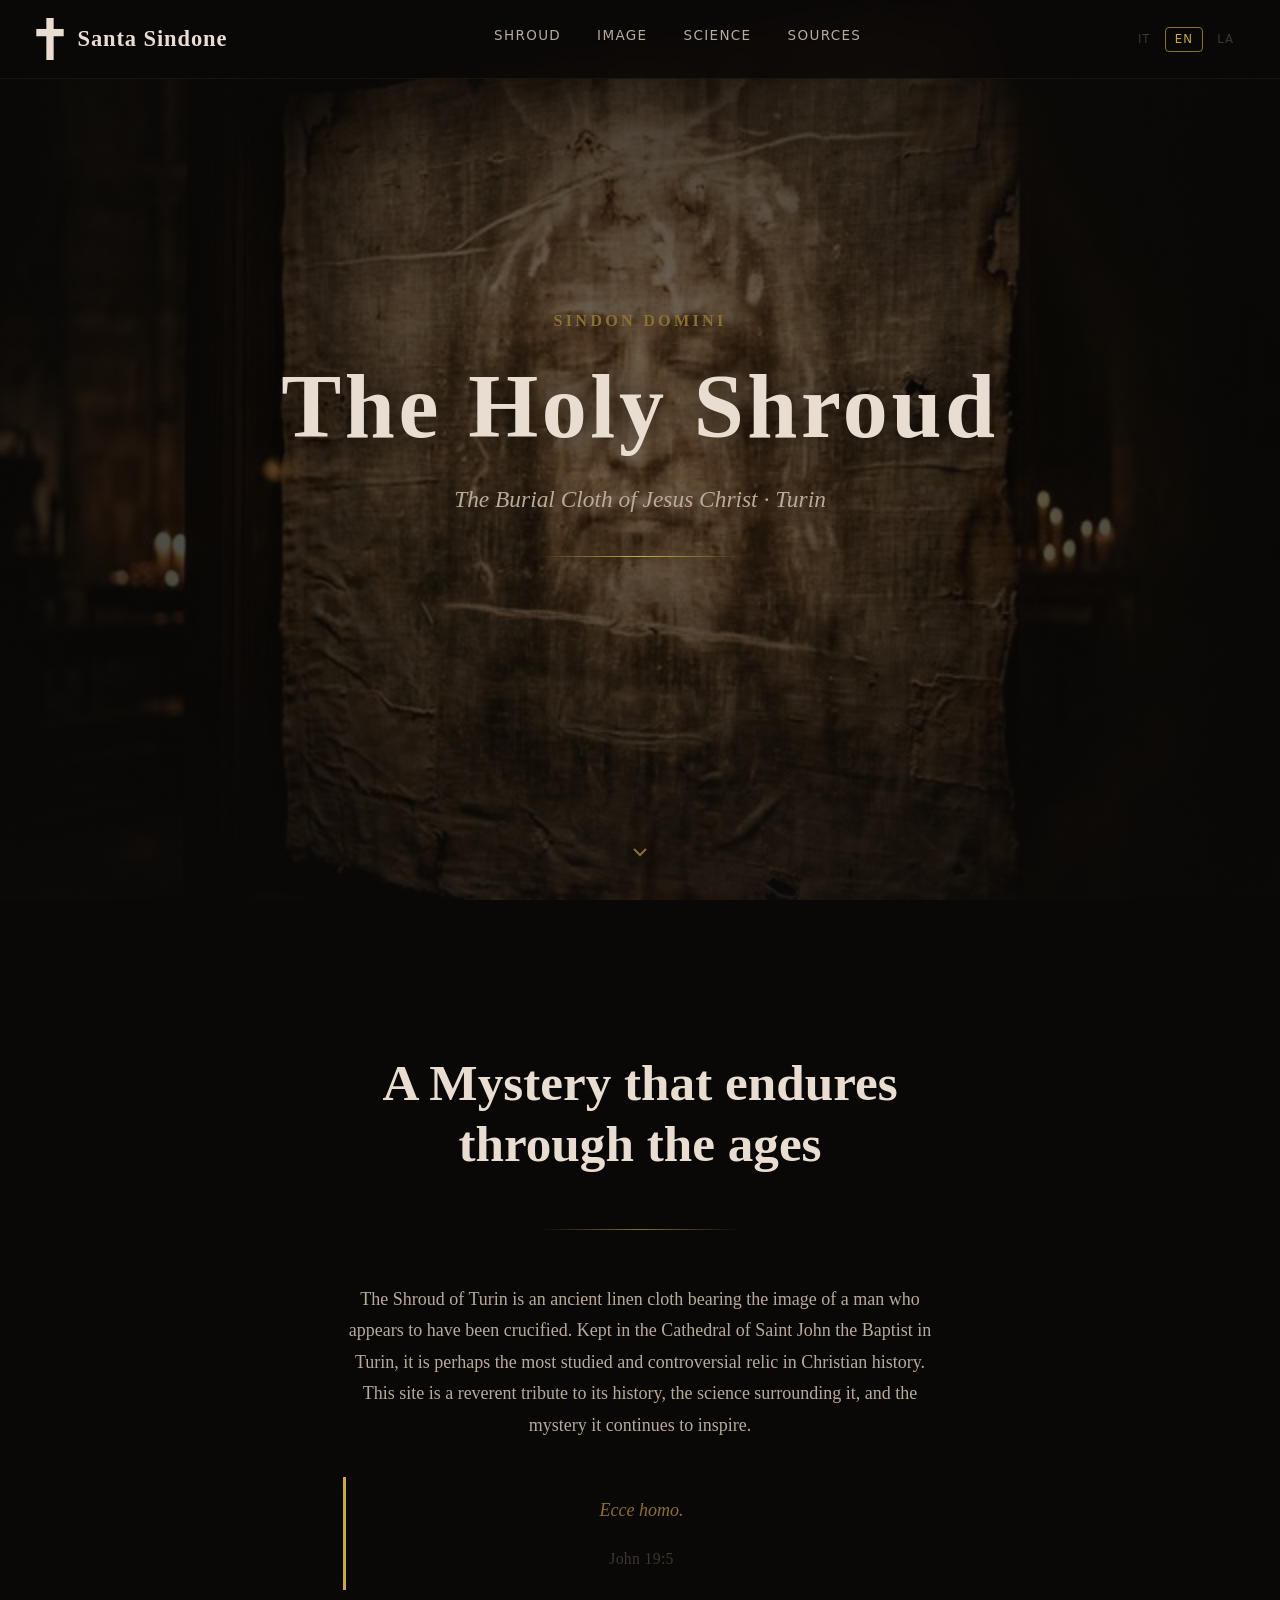
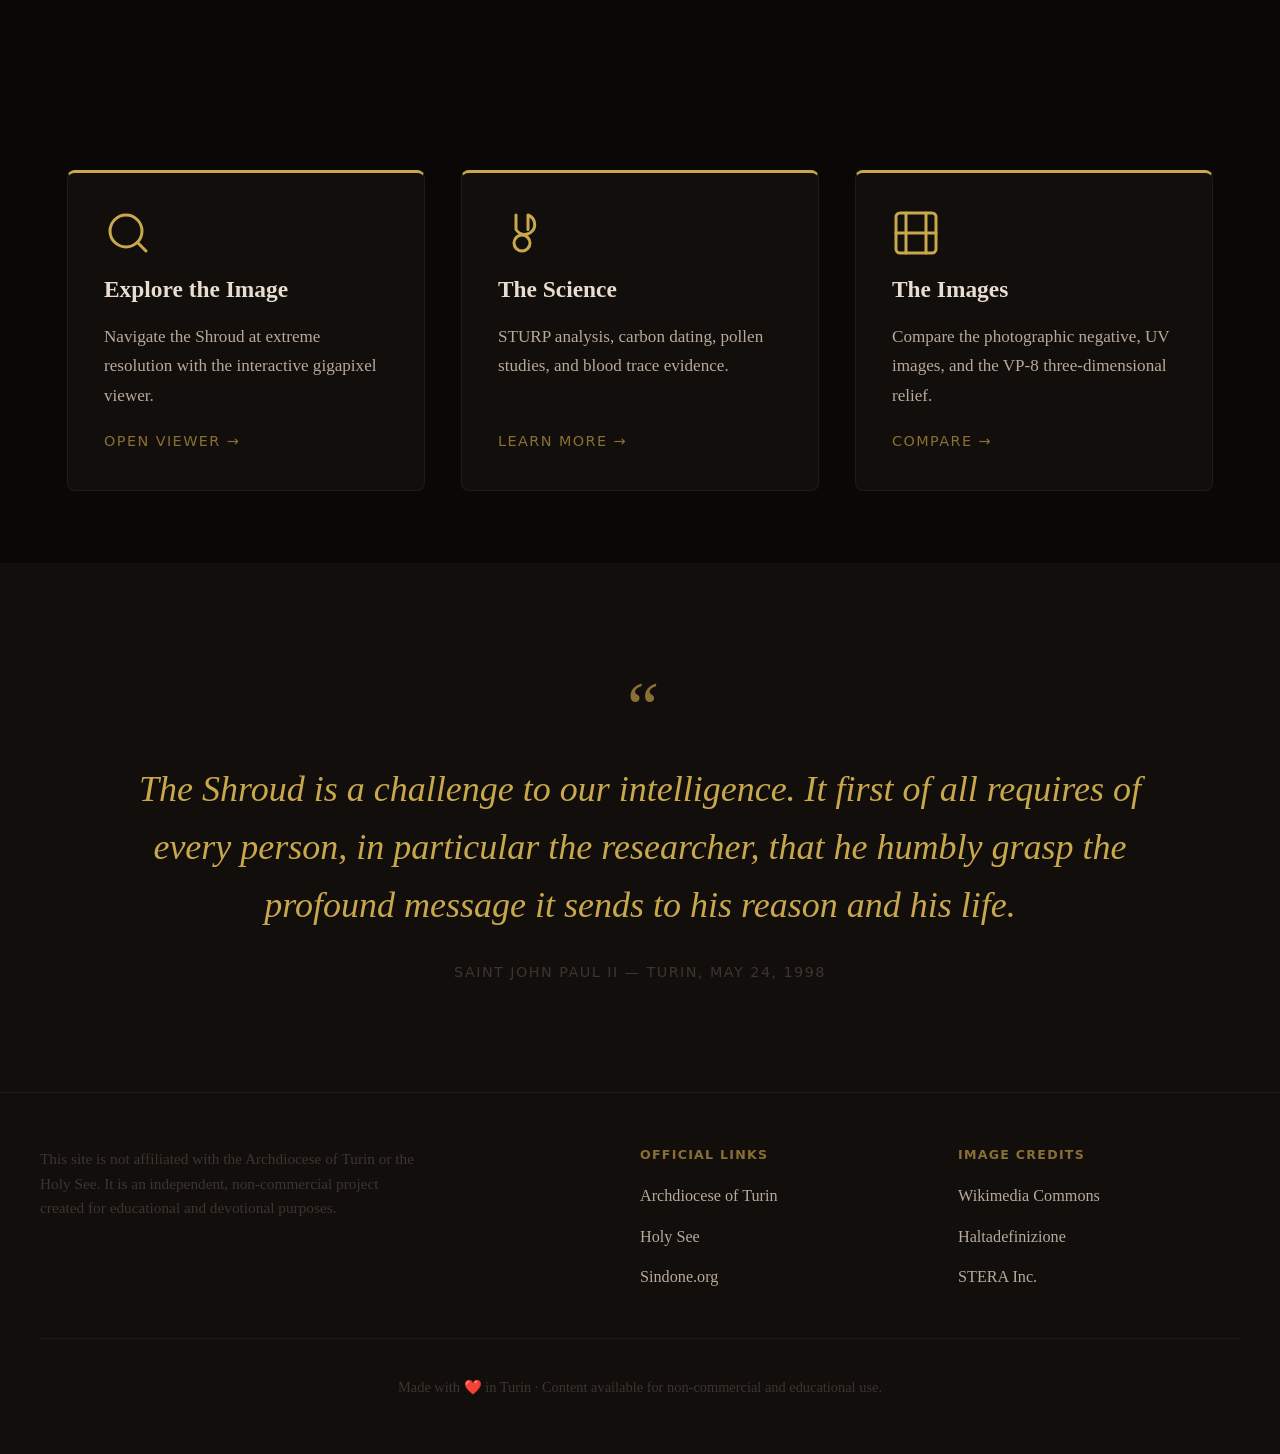
<file: index.html>
<!DOCTYPE html>
<html lang="it">
<head>
  <meta charset="UTF-8">
  <meta name="viewport" content="width=device-width, initial-scale=1.0">
  <title>La Santa Sindone — Il Telo funebre di Gesù Cristo · Torino</title>

  <!-- SEO -->
  <meta name="description" content="La Santa Sindone di Torino: esplora l'immagine ad altissima risoluzione, la storia, la scienza e il mistero del telo funebre di Gesù Cristo.">
  <link rel="canonical" href="https://shinichizero.github.io/holyshroud/">
  <link rel="alternate" hreflang="it" href="https://shinichizero.github.io/holyshroud/">
  <link rel="alternate" hreflang="en" href="https://shinichizero.github.io/holyshroud/">

  <!-- Open Graph -->
  <meta property="og:type" content="website">
  <meta property="og:title" content="La Santa Sindone — Torino">
  <meta property="og:description" content="Esplora l'immagine ad altissima risoluzione, la storia e la scienza del telo funebre di Gesù Cristo.">
  <meta property="og:image" content="https://shinichizero.github.io/holyshroud/assets/images/og-image.jpg">
  <meta property="og:url" content="https://shinichizero.github.io/holyshroud/">
  <meta property="og:locale" content="it_IT">
  <meta property="og:locale:alternate" content="en_US">

  <!-- Favicon -->
  <link rel="icon" type="image/svg+xml" href="./assets/icons/favicon.svg">

  <!-- Security Headers -->
  <meta http-equiv="Content-Security-Policy" content="
    default-src 'self';
    script-src 'self' https://cdn.jsdelivr.net;
    style-src 'self' 'unsafe-inline' https://fonts.googleapis.com;
    font-src 'self' https://fonts.gstatic.com;
    img-src 'self' data: blob: https://upload.wikimedia.org;
    connect-src 'self';
    require-trusted-types-for 'script';
    trusted-types shroud-policy;
  ">
  <meta http-equiv="X-Content-Type-Options" content="nosniff">
  <meta http-equiv="X-Frame-Options" content="DENY">
  <meta http-equiv="Referrer-Policy" content="no-referrer">
  <meta http-equiv="Permissions-Policy" content="camera=(), microphone=(), geolocation=()">

  <!-- Preload hero image -->
  <link rel="preload" as="image" href="./assets/images/shroud-preview.jpg">

  <!-- Styles -->
  <link rel="stylesheet" href="./css/tokens.css">
  <link rel="stylesheet" href="./css/base.css">
  <link rel="stylesheet" href="./css/layout.css">
  <link rel="stylesheet" href="./css/components.css">
  <link rel="stylesheet" href="./css/animations.css">
</head>
<body>

  <!-- ═══ NAVIGATION ═══ -->
  <nav class="site-nav" aria-label="Navigazione principale">
    <a href="./index.html" class="nav-logo" aria-label="Santa Sindone — Home">
      <svg viewBox="0 0 30 46" aria-hidden="true">
        <rect x="11" y="0" width="8" height="46" fill="currentColor"/>
        <rect x="0" y="12" width="30" height="8" fill="currentColor"/>
      </svg>
      <span class="nav-logo-text">Santa Sindone</span>
    </a>

    <ul class="nav-links" id="nav-links">
      <li><a href="./about.html" data-i18n="nav.sindone">Sindone</a></li>
      <li><a href="./viewer.html" data-i18n="nav.image">Immagine</a></li>
      <li><a href="./image.html" data-i18n="nav.science">Scienza</a></li>
      <li><a href="./sources.html" data-i18n="nav.sources">Fonti</a></li>
    </ul>

    <div class="lang-switcher" aria-label="Seleziona lingua" data-i18n-aria="nav.langLabel">
      <button class="lang-btn active" data-lang="it" aria-label="Italiano">IT</button>
      <button class="lang-btn" data-lang="en" aria-label="English">EN</button>
      <button class="lang-btn" data-lang="la" aria-label="Latina">LA</button>
    </div>

    <button class="nav-toggle" aria-label="Menu" aria-expanded="false">
      <span></span><span></span><span></span>
    </button>
  </nav>

  <!-- ═══ HERO ═══ -->
  <header class="hero" id="hero">
    <div class="hero-image">
      <img src="./assets/images/shroud-preview.jpg"
           alt="La Santa Sindone di Torino — immagine del telo funebre"
           width="1200" height="800">
      <div class="hero-vignette"></div>
    </div>
    <div class="hero-content">
      <p class="hero-supra" data-i18n="hero.supra">Sindon Domini</p>
      <h1 class="hero-title" data-i18n="hero.title">La Santa Sindone</h1>
      <p class="hero-subtitle" data-i18n="hero.subtitle">Il Telo funebre di Gesù Cristo · Torino</p>
      <hr class="hero-rule">
    </div>
    <div class="scroll-indicator" aria-hidden="true">
      <svg viewBox="0 0 24 24"><polyline points="6 9 12 15 18 9"/></svg>
    </div>
  </header>

  <main class="page-container">

    <!-- ═══ INTRODUCTION ═══ -->
    <section class="section section-narrow section-centered reveal">
      <h2 data-i18n="intro.heading">Un Mistero che perdura nei secoli</h2>
      <hr>
      <p data-i18n="intro.text">
        La Sindone di Torino è un antico telo di lino che porta l'immagine di un uomo che sembra essere stato crocifisso. Custodita nella Cattedrale di San Giovanni Battista a Torino, è forse la reliquia più studiata e controversa della storia cristiana. Questo sito è un omaggio reverente alla sua storia, alla scienza che la circonda e al mistero che continua a suscitare.
      </p>
      <blockquote>
        <span data-i18n="intro.quote">Ecce homo.</span>
        <cite data-i18n="intro.quoteCite">Giovanni 19,5</cite>
      </blockquote>
    </section>

    <!-- ═══ FEATURE CARDS ═══ -->
    <section class="section section-wide reveal">
      <div class="grid grid-3">
        <a href="./viewer.html" class="feature-card" id="card-explore">
          <div class="feature-card-icon">
            <svg viewBox="0 0 24 24"><circle cx="11" cy="11" r="8"/><line x1="21" y1="21" x2="16.65" y2="16.65"/></svg>
          </div>
          <h3 data-i18n="cards.explore.title">Esplora l'Immagine</h3>
          <p data-i18n="cards.explore.text">Naviga nella Sindone ad altissima risoluzione con il visore gigapixel interattivo.</p>
          <span class="card-arrow" data-i18n="cards.explore.action">Apri il visore →</span>
        </a>

        <a href="./about.html" class="feature-card" id="card-science">
          <div class="feature-card-icon">
            <svg viewBox="0 0 24 24"><path d="M9 3v7.19A5 5 0 1 0 15 3V10.19"/><circle cx="12" cy="17" r="4"/></svg>
          </div>
          <h3 data-i18n="cards.science.title">La Scienza</h3>
          <p data-i18n="cards.science.text">Analisi STURP, datazione al carbonio, studi sui pollini e sulle tracce ematiche.</p>
          <span class="card-arrow" data-i18n="cards.science.action">Approfondisci →</span>
        </a>

        <a href="./image.html" class="feature-card" id="card-images">
          <div class="feature-card-icon">
            <svg viewBox="0 0 24 24"><rect x="2" y="2" width="20" height="20" rx="2"/><path d="M7 2v20"/><path d="M17 2v20"/><path d="M2 12h20"/></svg>
          </div>
          <h3 data-i18n="cards.images.title">Le Immagini</h3>
          <p data-i18n="cards.images.text">Confronta il negativo fotografico, le immagini UV e il rilievo tridimensionale VP-8.</p>
          <span class="card-arrow" data-i18n="cards.images.action">Confronta →</span>
        </a>
      </div>
    </section>

    <!-- ═══ FULL-WIDTH QUOTE ═══ -->
    <section class="quote-section reveal">
      <blockquote>
        <span data-i18n="quote.text">La Sindone è una sfida all'intelligenza. Essa richiede innanzitutto l'impegno di ogni uomo, in particolare del ricercatore, a cogliere con umiltà il messaggio profondo inviato alla sua ragione e alla sua vita.</span>
        <cite data-i18n="quote.cite">San Giovanni Paolo II — Torino, 24 maggio 1998</cite>
      </blockquote>
    </section>

  </main>

  <!-- ═══ FOOTER ═══ -->
  <footer class="site-footer">
    <div class="footer-inner">
      <div class="footer-disclaimer">
        <p data-i18n="footer.disclaimer">Questo sito non è affiliato con l'Arcidiocesi di Torino né con la Santa Sede. È un progetto indipendente, non commerciale, realizzato per fini divulgativi e devozionali.</p>
      </div>
      <div class="footer-links">
        <h4 data-i18n="footer.officialLinks">Collegamenti ufficiali</h4>
        <ul>
          <li><a href="https://www.diocesi.torino.it" target="_blank" rel="noopener noreferrer" data-i18n="footer.archdiocese">Arcidiocesi di Torino</a></li>
          <li><a href="https://www.vatican.va" target="_blank" rel="noopener noreferrer" data-i18n="footer.vatican">Santa Sede</a></li>
          <li><a href="https://www.sindone.org" target="_blank" rel="noopener noreferrer" data-i18n="footer.sindone">Sindone.org</a></li>
        </ul>
      </div>
      <div class="footer-links">
        <h4 data-i18n="footer.imageCredits">Crediti immagini</h4>
        <ul>
          <li><a href="./sources.html">Wikimedia Commons</a></li>
          <li><a href="./sources.html">Haltadefinizione</a></li>
          <li><a href="./sources.html">STERA Inc.</a></li>
        </ul>
      </div>
      <div class="footer-bottom">
        <p><span data-i18n="footer.madeWith">Sito realizzato con ❤️ a Torino</span> · <span data-i18n="footer.copyright">Contenuto disponibile per uso non commerciale ed educativo.</span></p>
      </div>
    </div>
  </footer>

  <!-- Scripts -->
  <script src="./js/trustedTypes.js"></script>
  <script src="./js/i18n.js" defer></script>
  <script src="./js/main.js" defer></script>
</body>
</html>
</file>
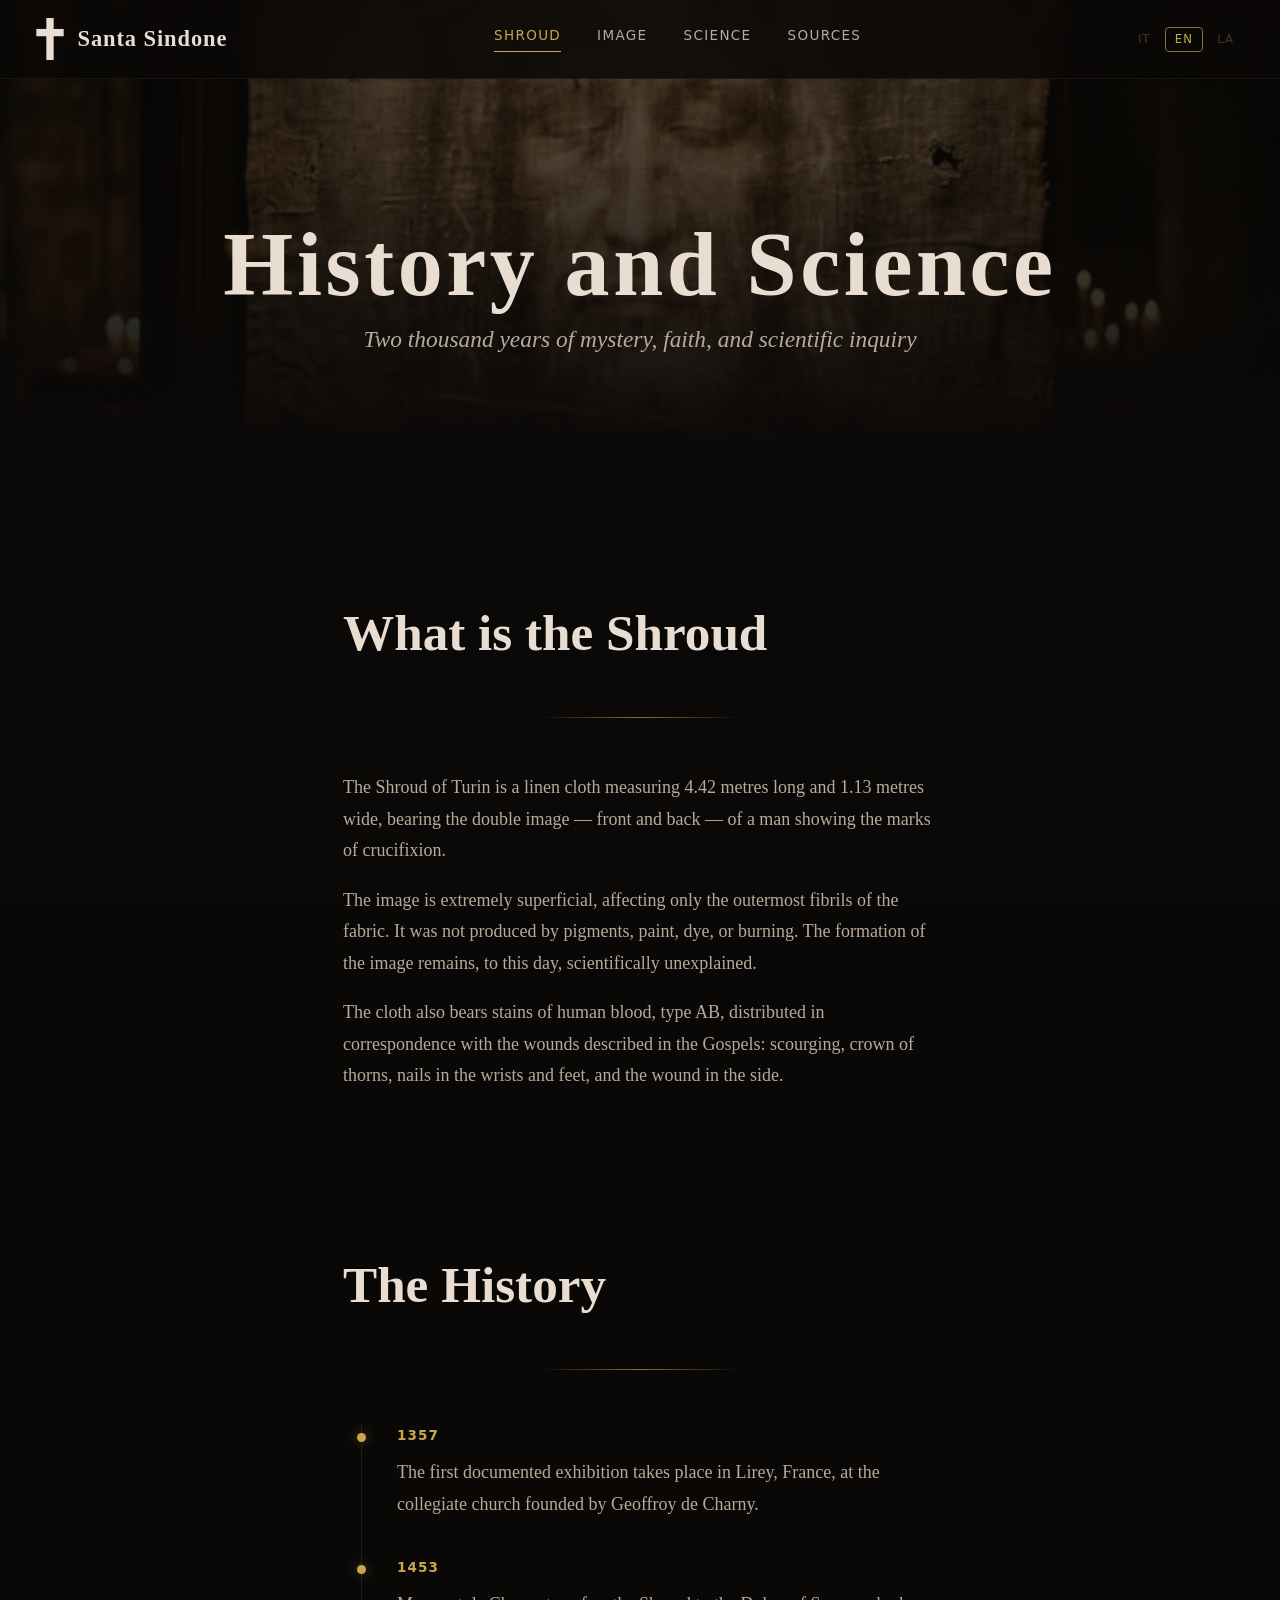
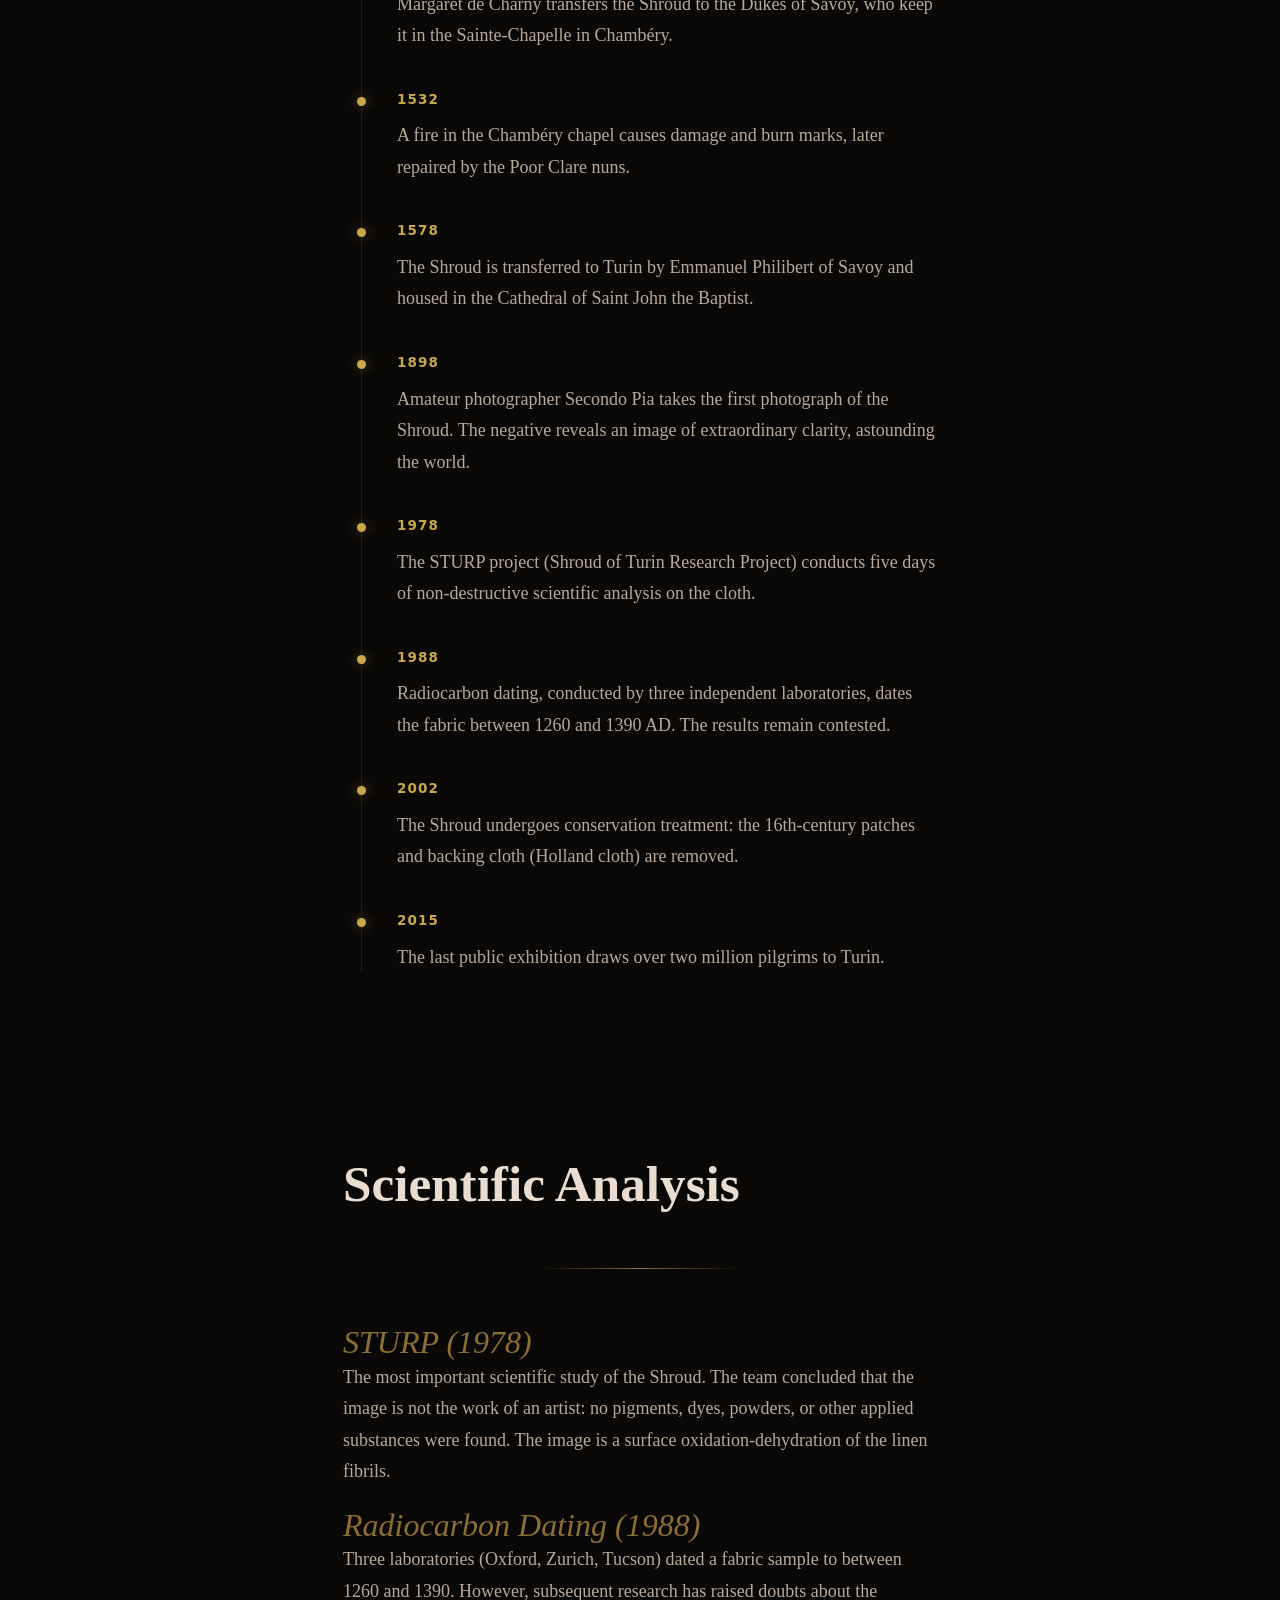
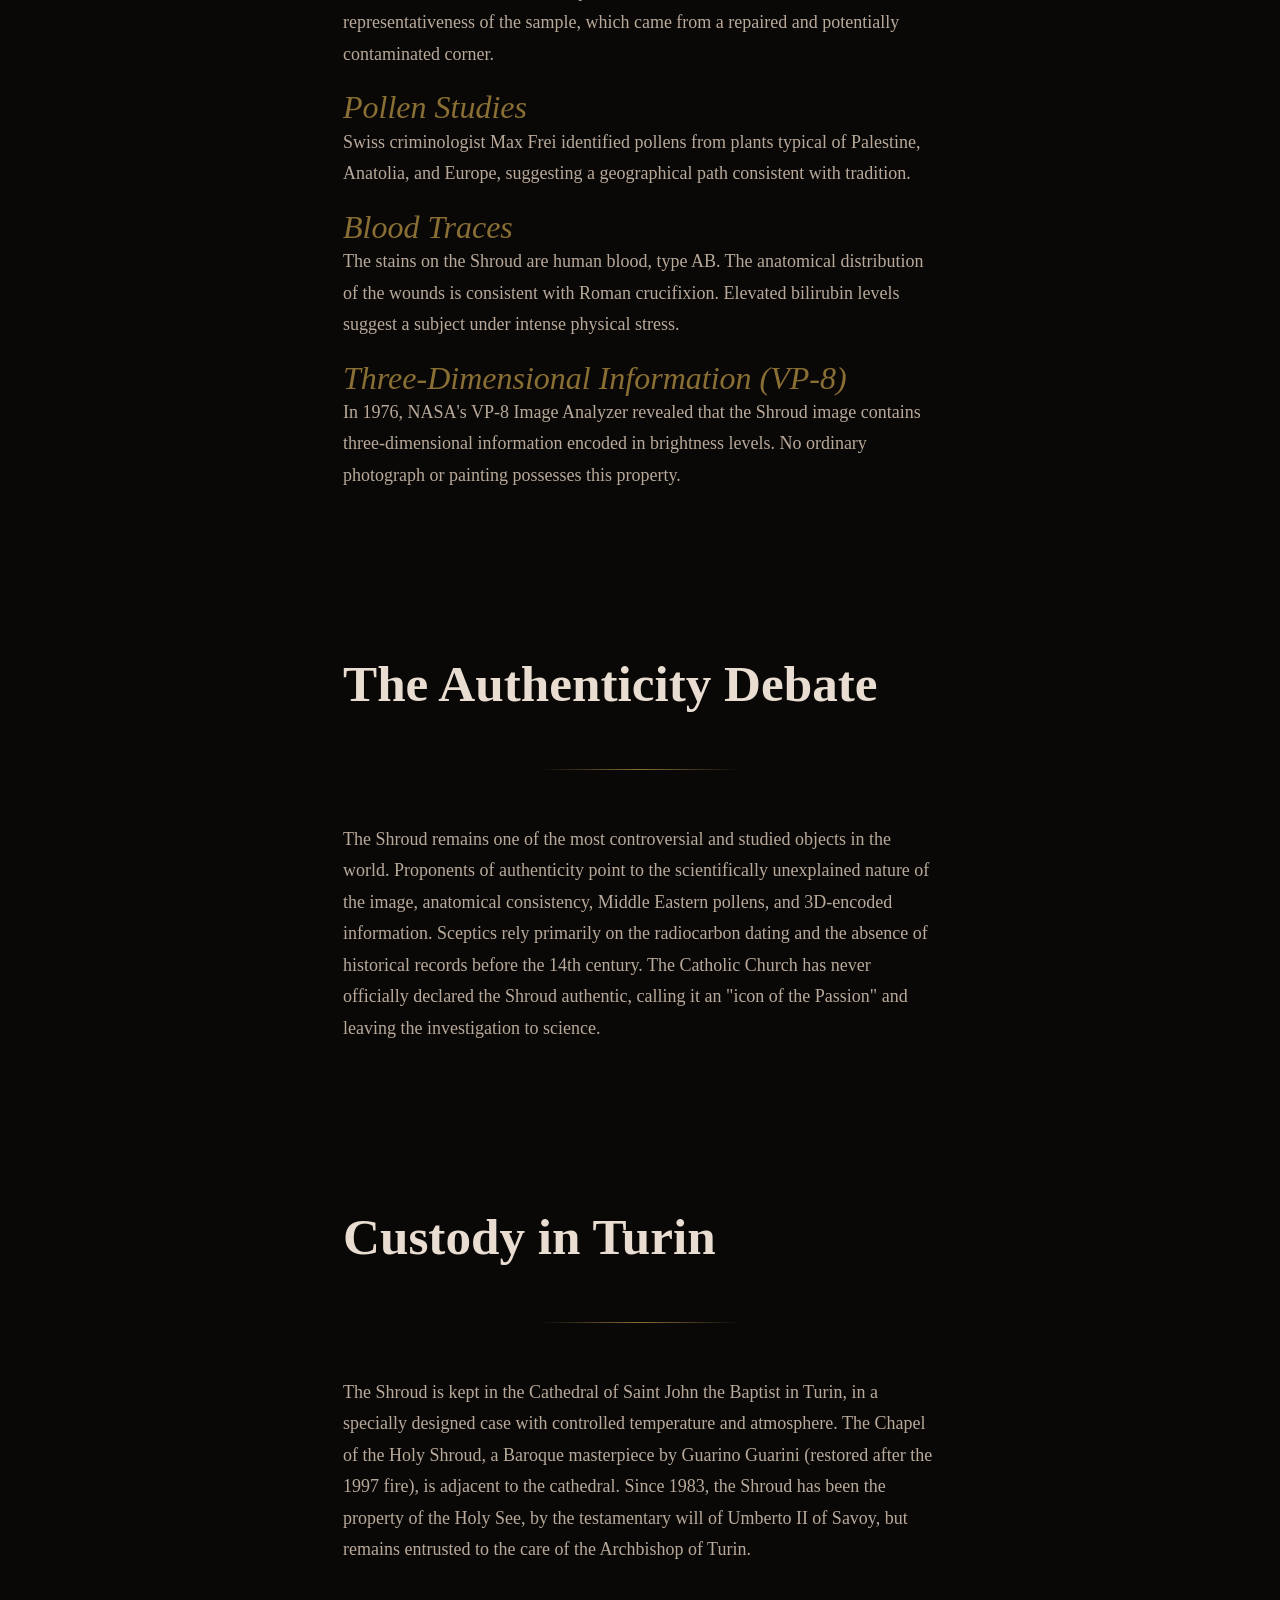
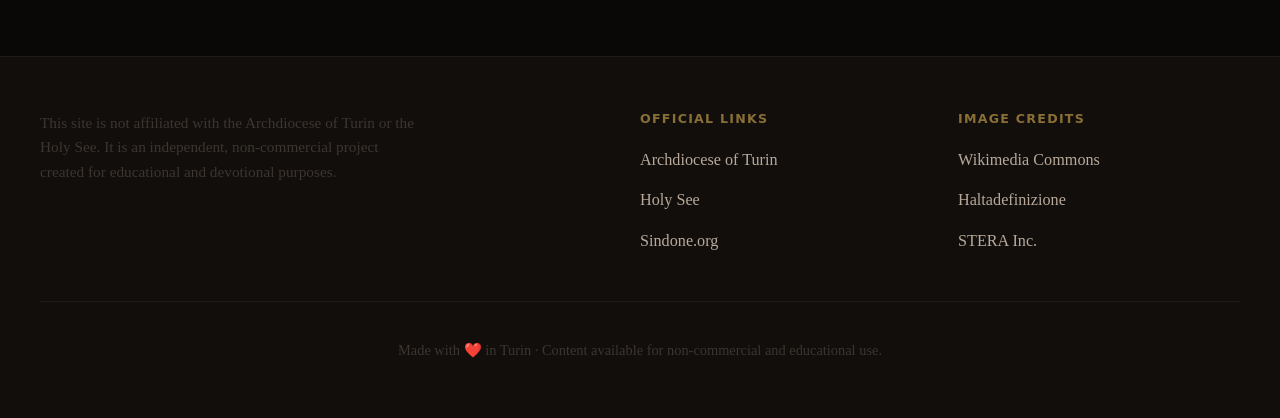
<file: about.html>
<!DOCTYPE html>
<html lang="it">
<head>
  <meta charset="UTF-8">
  <meta name="viewport" content="width=device-width, initial-scale=1.0">
  <title>Storia e Scienza — La Santa Sindone di Torino</title>

  <!-- SEO -->
  <meta name="description" content="La storia della Sindone di Torino dal 1357 ad oggi, le analisi scientifiche STURP, la datazione al radiocarbonio e il dibattito sull'autenticità.">
  <link rel="canonical" href="https://shinichizero.github.io/holyshroud/about.html">
  <link rel="alternate" hreflang="it" href="https://shinichizero.github.io/holyshroud/about.html">
  <link rel="alternate" hreflang="en" href="https://shinichizero.github.io/holyshroud/about.html">

  <!-- Open Graph -->
  <meta property="og:type" content="article">
  <meta property="og:title" content="Storia e Scienza — La Santa Sindone">
  <meta property="og:description" content="Duemila anni di mistero, fede e indagine scientifica sulla Sindone di Torino.">
  <meta property="og:image" content="https://shinichizero.github.io/holyshroud/assets/images/og-image.jpg">
  <meta property="og:url" content="https://shinichizero.github.io/holyshroud/about.html">
  <meta property="og:locale" content="it_IT">

  <!-- Favicon -->
  <link rel="icon" type="image/svg+xml" href="./assets/icons/favicon.svg">

  <!-- Security Headers -->
  <meta http-equiv="Content-Security-Policy" content="
    default-src 'self';
    script-src 'self' https://cdn.jsdelivr.net;
    style-src 'self' 'unsafe-inline' https://fonts.googleapis.com;
    font-src 'self' https://fonts.gstatic.com;
    img-src 'self' data: blob: https://upload.wikimedia.org;
    connect-src 'self';
    require-trusted-types-for 'script';
    trusted-types shroud-policy;
  ">
  <meta http-equiv="X-Content-Type-Options" content="nosniff">
  <meta http-equiv="X-Frame-Options" content="DENY">
  <meta http-equiv="Referrer-Policy" content="no-referrer">
  <meta http-equiv="Permissions-Policy" content="camera=(), microphone=(), geolocation=()">

  <!-- Styles -->
  <link rel="stylesheet" href="./css/tokens.css">
  <link rel="stylesheet" href="./css/base.css">
  <link rel="stylesheet" href="./css/layout.css">
  <link rel="stylesheet" href="./css/components.css">
  <link rel="stylesheet" href="./css/animations.css">
</head>
<body>

  <!-- ═══ NAVIGATION ═══ -->
  <nav class="site-nav" aria-label="Navigazione principale">
    <a href="./index.html" class="nav-logo" aria-label="Santa Sindone — Home">
      <svg viewBox="0 0 30 46" aria-hidden="true">
        <rect x="11" y="0" width="8" height="46" fill="currentColor"/>
        <rect x="0" y="12" width="30" height="8" fill="currentColor"/>
      </svg>
      <span class="nav-logo-text">Santa Sindone</span>
    </a>
    <ul class="nav-links" id="nav-links">
      <li><a href="./about.html" data-i18n="nav.sindone">Sindone</a></li>
      <li><a href="./viewer.html" data-i18n="nav.image">Immagine</a></li>
      <li><a href="./image.html" data-i18n="nav.science">Scienza</a></li>
      <li><a href="./sources.html" data-i18n="nav.sources">Fonti</a></li>
    </ul>
    <div class="lang-switcher" aria-label="Seleziona lingua" data-i18n-aria="nav.langLabel">
      <button class="lang-btn active" data-lang="it" aria-label="Italiano">IT</button>
      <button class="lang-btn" data-lang="en" aria-label="English">EN</button>
      <button class="lang-btn" data-lang="la" aria-label="Latina">LA</button>
    </div>
    <button class="nav-toggle" aria-label="Menu" aria-expanded="false">
      <span></span><span></span><span></span>
    </button>
  </nav>

  <!-- ═══ PAGE HEADER ═══ -->
  <header class="page-header">
    <div class="page-header-bg" style="background-image: url('./assets/images/shroud-preview.jpg');"></div>
    <div class="page-header-content">
      <h1 data-i18n="about.pageTitle">Storia e Scienza</h1>
      <p class="hero-subtitle" data-i18n="about.pageSubtitle">Duemila anni di mistero, fede e indagine scientifica</p>
    </div>
  </header>

  <main class="page-container">

    <!-- ═══ WHAT IS THE SHROUD ═══ -->
    <section class="section section-narrow reveal">
      <h2 data-i18n="about.whatIs.title">Che cos'è la Sindone</h2>
      <hr>
      <p data-i18n="about.whatIs.p1">La Sindone di Torino è un telo di lino di 4,42 metri di lunghezza e 1,13 di larghezza, che presenta la doppia immagine, frontale e dorsale, di un uomo che porta i segni di una crocifissione.</p>
      <p data-i18n="about.whatIs.p2">L'immagine è estremamente superficiale, coinvolgendo solo le fibrille più esterne del tessuto. Non è stata prodotta da pigmenti, pittura, tintura o bruciatura. La formazione dell'immagine rimane, ad oggi, scientificamente inspiegata.</p>
      <p data-i18n="about.whatIs.p3">Il telo presenta anche macchie di sangue umano di tipo AB, distribuite in corrispondenza delle ferite descritte nei Vangeli: flagellazione, corona di spine, chiodi ai polsi e ai piedi, ferita al costato.</p>
    </section>

    <!-- ═══ HISTORY TIMELINE ═══ -->
    <section class="section section-narrow reveal">
      <h2 data-i18n="about.history.title">La Storia</h2>
      <hr>
      <div class="timeline">
        <div class="timeline-item">
          <div class="timeline-year">1357</div>
          <p class="timeline-text" data-i18n="about.history.t1357">La prima ostensione documentata avviene a Lirey, in Francia, nella collegiata fondata da Geoffroy de Charny.</p>
        </div>
        <div class="timeline-item">
          <div class="timeline-year">1453</div>
          <p class="timeline-text" data-i18n="about.history.t1453">Margherita de Charny cede la Sindone ai Duchi di Savoia, che la custodiscono nella Sainte-Chapelle di Chambéry.</p>
        </div>
        <div class="timeline-item">
          <div class="timeline-year">1532</div>
          <p class="timeline-text" data-i18n="about.history.t1532">Un incendio nella cappella di Chambéry provoca danni e bruciature, successivamente riparate dalle suore Clarisse.</p>
        </div>
        <div class="timeline-item">
          <div class="timeline-year">1578</div>
          <p class="timeline-text" data-i18n="about.history.t1578">La Sindone viene trasferita a Torino da Emanuele Filiberto di Savoia e custodita nella Cattedrale di San Giovanni Battista.</p>
        </div>
        <div class="timeline-item">
          <div class="timeline-year">1898</div>
          <p class="timeline-text" data-i18n="about.history.t1898">L'avvocato Secondo Pia realizza la prima fotografia della Sindone. Il negativo rivela un'immagine di straordinaria chiarezza, scuotendo il mondo.</p>
        </div>
        <div class="timeline-item">
          <div class="timeline-year">1978</div>
          <p class="timeline-text" data-i18n="about.history.t1978">Il progetto STURP (Shroud of Turin Research Project) conduce cinque giorni di analisi scientifiche non distruttive sul telo.</p>
        </div>
        <div class="timeline-item">
          <div class="timeline-year">1988</div>
          <p class="timeline-text" data-i18n="about.history.t1988">L'esame al radiocarbonio, condotto da tre laboratori indipendenti, data il tessuto tra il 1260 e il 1390 d.C. I risultati sono tuttora contestati.</p>
        </div>
        <div class="timeline-item">
          <div class="timeline-year">2002</div>
          <p class="timeline-text" data-i18n="about.history.t2002">La Sindone viene sottoposta a un intervento conservativo: vengono rimosse le toppe del XVI secolo e il telo di supporto (telo d'Olanda).</p>
        </div>
        <div class="timeline-item">
          <div class="timeline-year">2015</div>
          <p class="timeline-text" data-i18n="about.history.t2015">L'ultima ostensione pubblica attira oltre due milioni di pellegrini a Torino.</p>
        </div>
      </div>
    </section>

    <!-- ═══ SCIENTIFIC ANALYSIS ═══ -->
    <section class="section section-narrow reveal">
      <h2 data-i18n="about.science.title">L'Analisi Scientifica</h2>
      <hr>

      <article>
        <h3 data-i18n="about.science.sturp.title">STURP (1978)</h3>
        <p data-i18n="about.science.sturp.text">Il più importante studio scientifico sulla Sindone. Il team concluse che l'immagine non è opera di un artista: non si riscontrano pigmenti, tinture, polveri o altre sostanze applicate. L'immagine è una ossidazione-disidratazione superficiale delle fibrille di lino.</p>
      </article>

      <article>
        <h3 data-i18n="about.science.carbon.title">Datazione al Radiocarbonio (1988)</h3>
        <p data-i18n="about.science.carbon.text">Tre laboratori (Oxford, Zurigo, Tucson) datarono un campione di tessuto tra il 1260 e il 1390. Tuttavia ricerche successive hanno sollevato dubbi sulla rappresentatività del campione, che proveniva da un angolo riparato e potenzialmente contaminato.</p>
      </article>

      <article>
        <h3 data-i18n="about.science.pollen.title">Studi sui Pollini</h3>
        <p data-i18n="about.science.pollen.text">Il criminologo svizzero Max Frei identificò pollini di piante tipiche della Palestina, dell'Anatolia e dell'Europa, suggerendo un percorso geografico coerente con la tradizione.</p>
      </article>

      <article>
        <h3 data-i18n="about.science.blood.title">Tracce Ematiche</h3>
        <p data-i18n="about.science.blood.text">Le macchie sulla Sindone sono sangue umano di tipo AB. La distribuzione anatomica delle ferite è coerente con una crocifissione romana. La presenza di bilirubina elevata suggerisce un soggetto sottoposto a intenso stress fisico.</p>
      </article>

      <article>
        <h3 data-i18n="about.science.vp8.title">Informazione Tridimensionale (VP-8)</h3>
        <p data-i18n="about.science.vp8.text">Nel 1976, l'analizzatore d'immagine VP-8 della NASA rivelò che l'immagine della Sindone contiene informazione tridimensionale codificata nei livelli di luminosità. Nessuna fotografia o dipinto ordinario possiede questa proprietà.</p>
      </article>
    </section>

    <!-- ═══ DEBATE ═══ -->
    <section class="section section-narrow reveal">
      <h2 data-i18n="about.debate.title">Il Dibattito sull'Autenticità</h2>
      <hr>
      <p data-i18n="about.debate.text">La Sindone rimane uno degli oggetti più controversi e studiati al mondo. I sostenitori dell'autenticità indicano l'inspiegabilità scientifica dell'immagine, la coerenza anatomica, i pollini mediorientali e l'informazione 3D. Gli scettici si basano principalmente sulla datazione al carbonio e sull'assenza di documenti storici prima del XIV secolo. La Chiesa Cattolica non si è mai pronunciata ufficialmente sull'autenticità, definendola un'«icona della Passione» e lasciando alla scienza il compito dell'indagine.</p>
    </section>

    <!-- ═══ CUSTODY ═══ -->
    <section class="section section-narrow reveal">
      <h2 data-i18n="about.custody.title">La Custodia a Torino</h2>
      <hr>
      <p data-i18n="about.custody.text">La Sindone è custodita nella Cattedrale di San Giovanni Battista a Torino, in una teca speciale a temperatura e atmosfera controllata. La Cappella della Sindone, capolavoro barocco di Guarino Guarini (restaurata dopo l'incendio del 1997), si trova adiacente alla cattedrale. Dal 1983 la Sindone è proprietà della Santa Sede, per volontà testamentaria di Umberto II di Savoia, ma resta affidata alla custodia dell'Arcivescovo di Torino.</p>
    </section>

  </main>

  <!-- ═══ FOOTER ═══ -->
  <footer class="site-footer">
    <div class="footer-inner">
      <div class="footer-disclaimer">
        <p data-i18n="footer.disclaimer">Questo sito non è affiliato con l'Arcidiocesi di Torino né con la Santa Sede. È un progetto indipendente, non commerciale, realizzato per fini divulgativi e devozionali.</p>
      </div>
      <div class="footer-links">
        <h4 data-i18n="footer.officialLinks">Collegamenti ufficiali</h4>
        <ul>
          <li><a href="https://www.diocesi.torino.it" target="_blank" rel="noopener noreferrer" data-i18n="footer.archdiocese">Arcidiocesi di Torino</a></li>
          <li><a href="https://www.vatican.va" target="_blank" rel="noopener noreferrer" data-i18n="footer.vatican">Santa Sede</a></li>
          <li><a href="https://www.sindone.org" target="_blank" rel="noopener noreferrer" data-i18n="footer.sindone">Sindone.org</a></li>
        </ul>
      </div>
      <div class="footer-links">
        <h4 data-i18n="footer.imageCredits">Crediti immagini</h4>
        <ul>
          <li><a href="./sources.html">Wikimedia Commons</a></li>
          <li><a href="./sources.html">Haltadefinizione</a></li>
          <li><a href="./sources.html">STERA Inc.</a></li>
        </ul>
      </div>
      <div class="footer-bottom">
        <p><span data-i18n="footer.madeWith">Sito realizzato con ❤️ a Torino</span> · <span data-i18n="footer.copyright">Contenuto disponibile per uso non commerciale ed educativo.</span></p>
      </div>
    </div>
  </footer>

  <!-- Scripts -->
  <script src="./js/trustedTypes.js"></script>
  <script src="./js/i18n.js" defer></script>
  <script src="./js/main.js" defer></script>
</body>
</html>
</file>
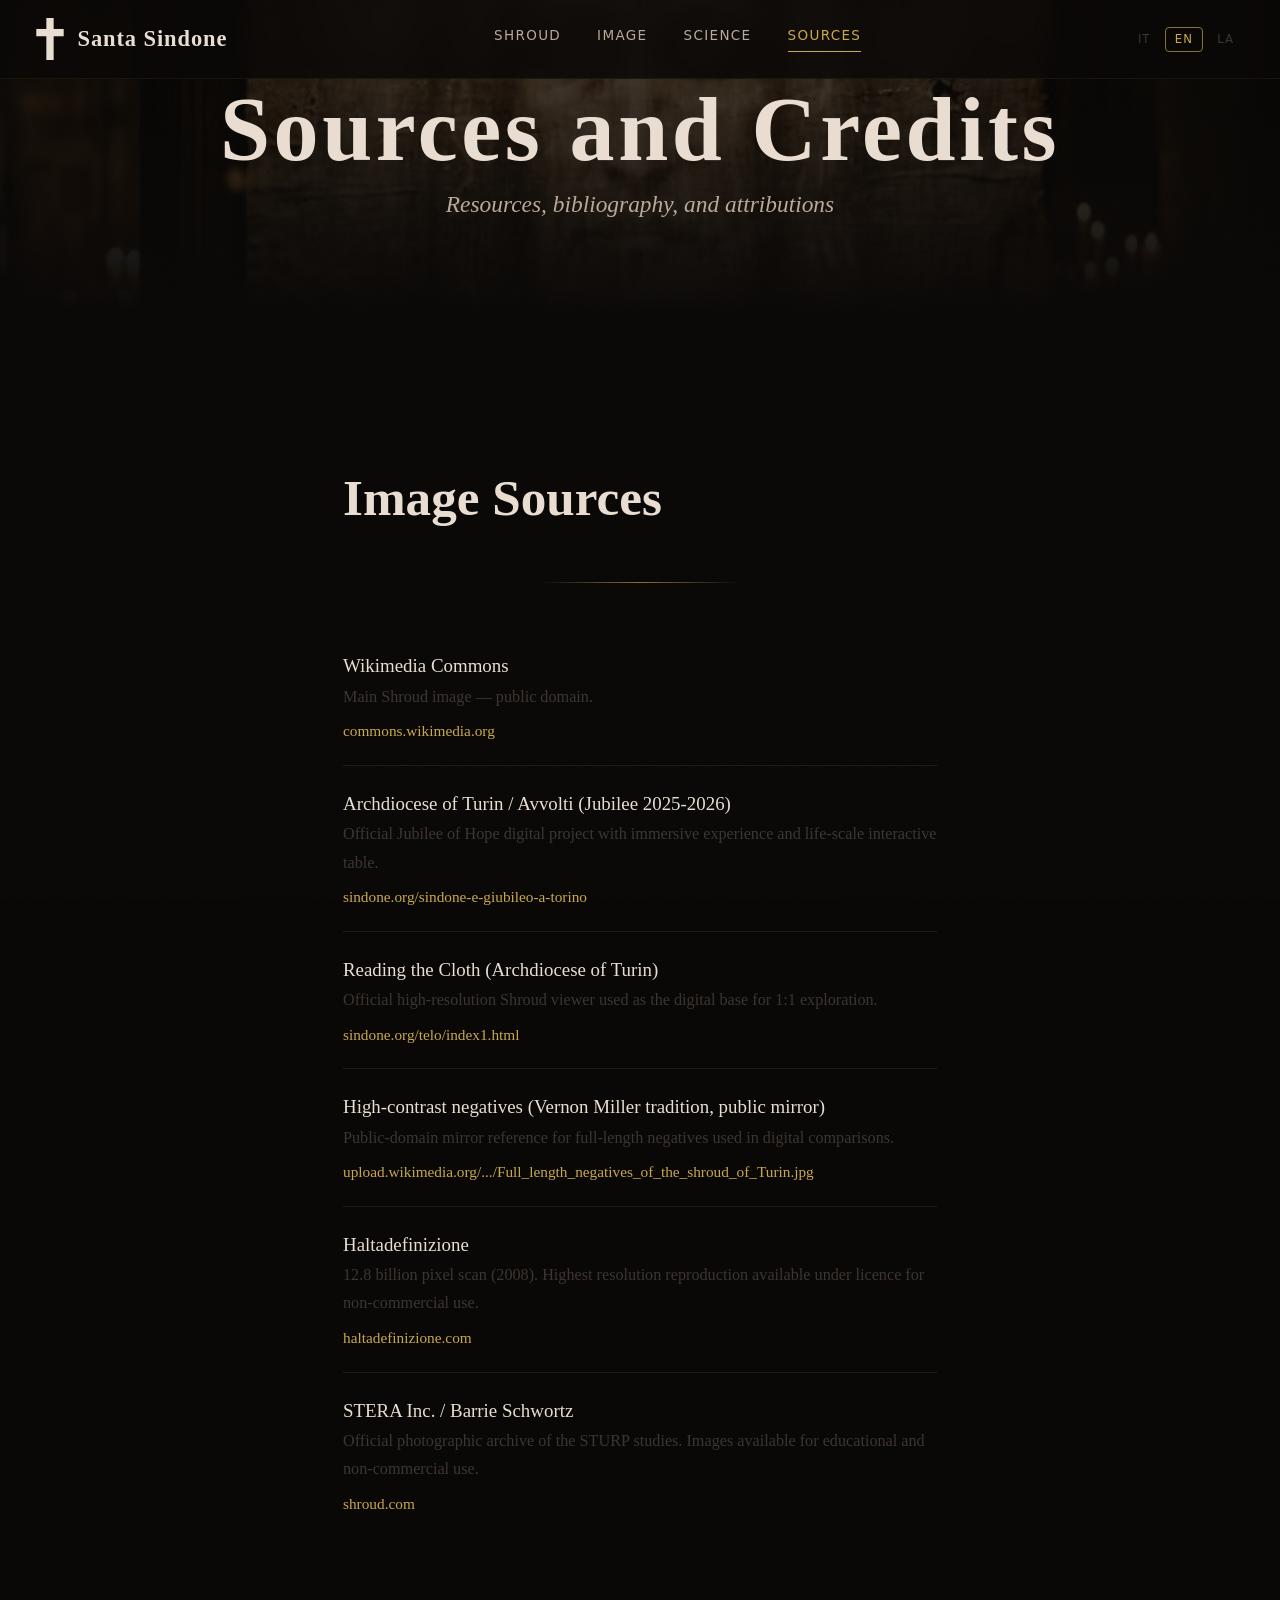
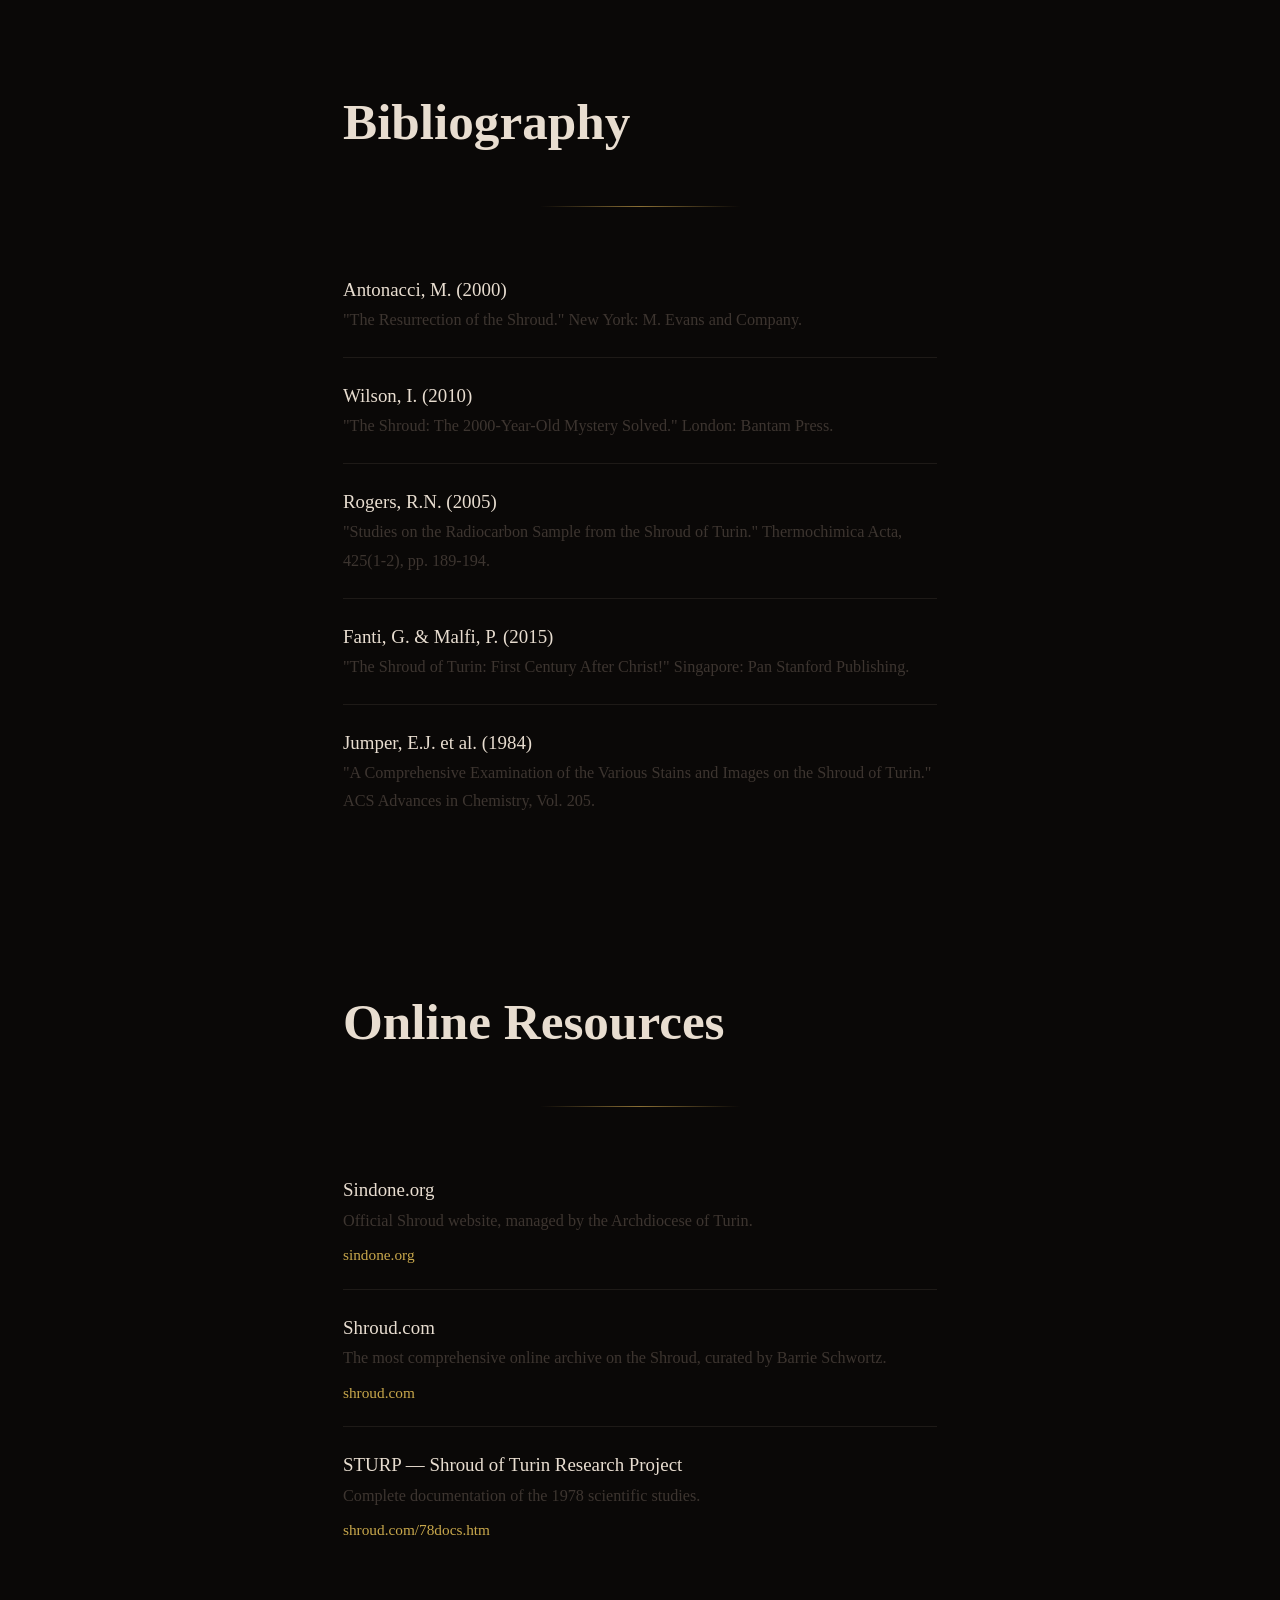
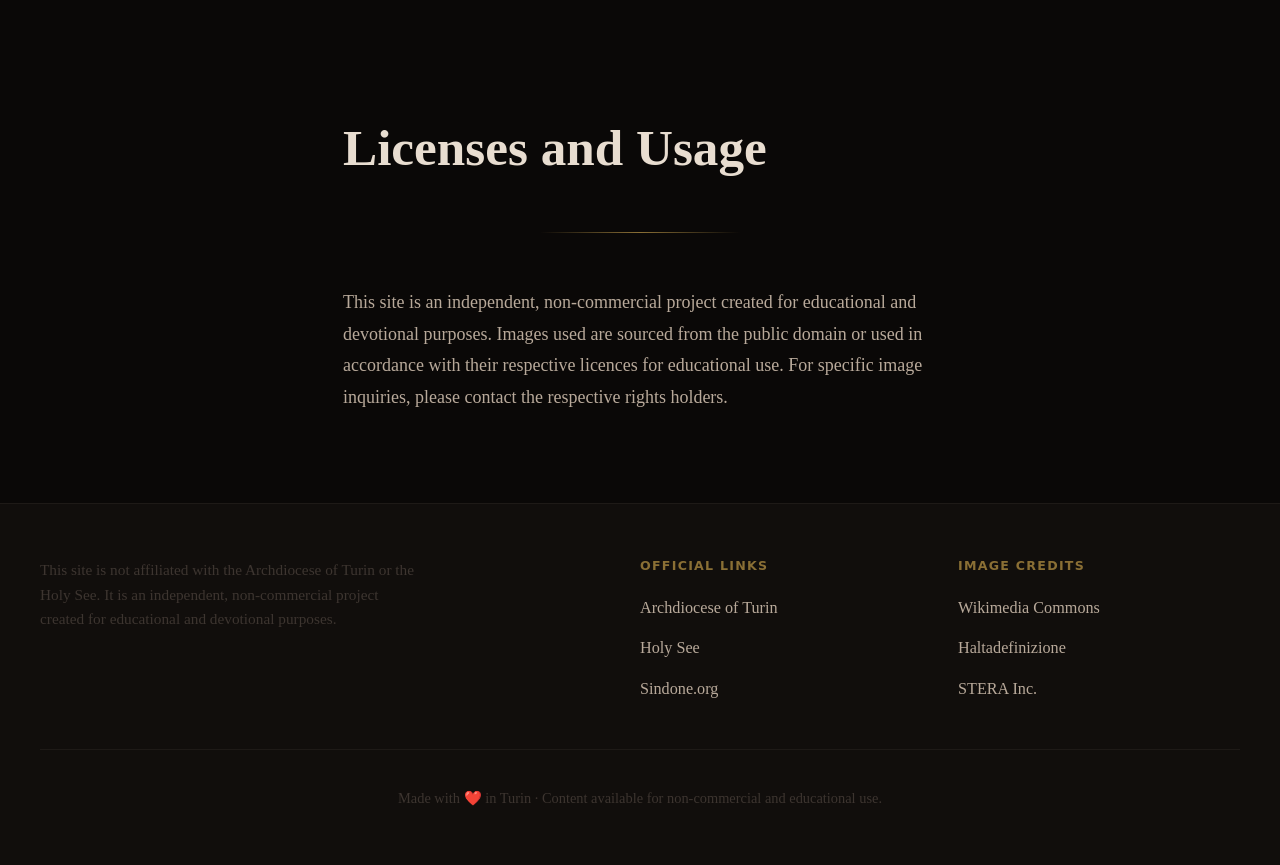
<file: sources.html>
<!DOCTYPE html>
<html lang="it">
<head>
  <meta charset="UTF-8">
  <meta name="viewport" content="width=device-width, initial-scale=1.0">
  <title>Fonti e Crediti — La Santa Sindone di Torino</title>

  <!-- SEO -->
  <meta name="description" content="Fonti delle immagini, bibliografia, risorse online e attribuzioni per il sito sulla Santa Sindone di Torino.">
  <link rel="canonical" href="https://shinichizero.github.io/holyshroud/sources.html">
  <link rel="alternate" hreflang="it" href="https://shinichizero.github.io/holyshroud/sources.html">
  <link rel="alternate" hreflang="en" href="https://shinichizero.github.io/holyshroud/sources.html">

  <!-- Open Graph -->
  <meta property="og:type" content="article">
  <meta property="og:title" content="Fonti e Crediti — La Santa Sindone">
  <meta property="og:description" content="Bibliografia, risorse e attribuzioni.">
  <meta property="og:image" content="https://shinichizero.github.io/holyshroud/assets/images/og-image.jpg">
  <meta property="og:url" content="https://shinichizero.github.io/holyshroud/sources.html">
  <meta property="og:locale" content="it_IT">

  <!-- Favicon -->
  <link rel="icon" type="image/svg+xml" href="./assets/icons/favicon.svg">

  <!-- Security Headers -->
  <meta http-equiv="Content-Security-Policy" content="
    default-src 'self';
    script-src 'self' https://cdn.jsdelivr.net;
    style-src 'self' 'unsafe-inline' https://fonts.googleapis.com;
    font-src 'self' https://fonts.gstatic.com;
    img-src 'self' data: blob: https://upload.wikimedia.org;
    connect-src 'self';
    require-trusted-types-for 'script';
    trusted-types shroud-policy;
  ">
  <meta http-equiv="X-Content-Type-Options" content="nosniff">
  <meta http-equiv="X-Frame-Options" content="DENY">
  <meta http-equiv="Referrer-Policy" content="no-referrer">
  <meta http-equiv="Permissions-Policy" content="camera=(), microphone=(), geolocation=()">

  <!-- Styles -->
  <link rel="stylesheet" href="./css/tokens.css">
  <link rel="stylesheet" href="./css/base.css">
  <link rel="stylesheet" href="./css/layout.css">
  <link rel="stylesheet" href="./css/components.css">
  <link rel="stylesheet" href="./css/animations.css">
</head>
<body>

  <!-- ═══ NAVIGATION ═══ -->
  <nav class="site-nav" aria-label="Navigazione principale">
    <a href="./index.html" class="nav-logo" aria-label="Santa Sindone — Home">
      <svg viewBox="0 0 30 46" aria-hidden="true">
        <rect x="11" y="0" width="8" height="46" fill="currentColor"/>
        <rect x="0" y="12" width="30" height="8" fill="currentColor"/>
      </svg>
      <span class="nav-logo-text">Santa Sindone</span>
    </a>
    <ul class="nav-links" id="nav-links">
      <li><a href="./about.html" data-i18n="nav.sindone">Sindone</a></li>
      <li><a href="./viewer.html" data-i18n="nav.image">Immagine</a></li>
      <li><a href="./image.html" data-i18n="nav.science">Scienza</a></li>
      <li><a href="./sources.html" data-i18n="nav.sources">Fonti</a></li>
    </ul>
    <div class="lang-switcher" aria-label="Seleziona lingua" data-i18n-aria="nav.langLabel">
      <button class="lang-btn active" data-lang="it" aria-label="Italiano">IT</button>
      <button class="lang-btn" data-lang="en" aria-label="English">EN</button>
      <button class="lang-btn" data-lang="la" aria-label="Latina">LA</button>
    </div>
    <button class="nav-toggle" aria-label="Menu" aria-expanded="false">
      <span></span><span></span><span></span>
    </button>
  </nav>

  <!-- ═══ PAGE HEADER ═══ -->
  <header class="page-header" style="min-height: 300px; height: 35vh;">
    <div class="page-header-bg" style="background-image: url('./assets/images/shroud-preview.jpg');"></div>
    <div class="page-header-content">
      <h1 data-i18n="sources.pageTitle">Fonti e Crediti</h1>
      <p class="hero-subtitle" data-i18n="sources.pageSubtitle">Risorse, bibliografia e attribuzioni</p>
    </div>
  </header>

  <main class="page-container">

    <!-- ═══ IMAGE SOURCES ═══ -->
    <section class="section section-narrow reveal">
      <h2 data-i18n="sources.imageSourcesTitle">Fonti delle Immagini</h2>
      <hr>
      <ul class="source-list">
        <li class="source-item">
          <h4 data-i18n="sources.wikimedia.title">Wikimedia Commons</h4>
          <p data-i18n="sources.wikimedia.desc">Immagine principale della Sindone — dominio pubblico.</p>
          <a href="https://commons.wikimedia.org/wiki/File:Shroud_of_Turin_001.jpg" target="_blank" rel="noopener noreferrer">commons.wikimedia.org</a>
        </li>
        <li class="source-item">
          <h4 data-i18n="sources.jubilee2025.title">Arcidiocesi di Torino / Avvolti (Giubileo 2025-2026)</h4>
          <p data-i18n="sources.jubilee2025.desc">Progetto digitale ufficiale del Giubileo della Speranza con esperienza immersiva e tavolo interattivo in scala reale.</p>
          <a href="https://www.sindone.org/sindone-e-giubileo-a-torino" target="_blank" rel="noopener noreferrer">sindone.org/sindone-e-giubileo-a-torino</a>
        </li>
        <li class="source-item">
          <h4 data-i18n="sources.scaleScan.title">Lettura del Telo (Arcidiocesi di Torino)</h4>
          <p data-i18n="sources.scaleScan.desc">Visore ufficiale ad alta risoluzione della Sindone, base digitale per l'esplorazione 1:1.</p>
          <a href="https://www.sindone.org/telo/index1.html" target="_blank" rel="noopener noreferrer">sindone.org/telo/index1.html</a>
        </li>
        <li class="source-item">
          <h4 data-i18n="sources.millerNegatives.title">Negativi ad alto contrasto (tradizione Vernon Miller, mirror pubblico)</h4>
          <p data-i18n="sources.millerNegatives.desc">Riferimento pubblico in dominio pubblico per negativi full-length usati nelle comparazioni digitali.</p>
          <a href="https://upload.wikimedia.org/wikipedia/commons/9/9b/Full_length_negatives_of_the_shroud_of_Turin.jpg" target="_blank" rel="noopener noreferrer">upload.wikimedia.org/.../Full_length_negatives_of_the_shroud_of_Turin.jpg</a>
        </li>
        <li class="source-item">
          <h4 data-i18n="sources.halta.title">Haltadefinizione</h4>
          <p data-i18n="sources.halta.desc">Scansione a 12,8 miliardi di pixel (2008). La riproduzione ad altissima risoluzione disponibile con licenza per uso non commerciale.</p>
          <a href="https://www.haltadefinizione.com" target="_blank" rel="noopener noreferrer">haltadefinizione.com</a>
        </li>
        <li class="source-item">
          <h4 data-i18n="sources.stera.title">STERA Inc. / Barrie Schwortz</h4>
          <p data-i18n="sources.stera.desc">Archivio fotografico ufficiale degli studi STURP. Immagini disponibili per uso educativo e non commerciale.</p>
          <a href="https://www.shroud.com" target="_blank" rel="noopener noreferrer">shroud.com</a>
        </li>
      </ul>
    </section>

    <!-- ═══ BIBLIOGRAPHY ═══ -->
    <section class="section section-narrow reveal">
      <h2 data-i18n="sources.bibliographyTitle">Bibliografia</h2>
      <hr>
      <ul class="source-list">
        <li class="source-item">
          <h4 data-i18n="sources.bib1.title">Antonacci, M. (2000)</h4>
          <p data-i18n="sources.bib1.desc">"The Resurrection of the Shroud." New York: M. Evans and Company.</p>
        </li>
        <li class="source-item">
          <h4 data-i18n="sources.bib2.title">Wilson, I. (2010)</h4>
          <p data-i18n="sources.bib2.desc">"The Shroud: The 2000-Year-Old Mystery Solved." London: Bantam Press.</p>
        </li>
        <li class="source-item">
          <h4 data-i18n="sources.bib3.title">Rogers, R.N. (2005)</h4>
          <p data-i18n="sources.bib3.desc">"Studies on the Radiocarbon Sample from the Shroud of Turin." Thermochimica Acta, 425(1-2), pp. 189-194.</p>
        </li>
        <li class="source-item">
          <h4 data-i18n="sources.bib4.title">Fanti, G. &amp; Malfi, P. (2015)</h4>
          <p data-i18n="sources.bib4.desc">"The Shroud of Turin: First Century After Christ!" Singapore: Pan Stanford Publishing.</p>
        </li>
        <li class="source-item">
          <h4 data-i18n="sources.bib5.title">Jumper, E.J. et al. (1984)</h4>
          <p data-i18n="sources.bib5.desc">"A Comprehensive Examination of the Various Stains and Images on the Shroud of Turin." ACS Advances in Chemistry, Vol. 205.</p>
        </li>
      </ul>
    </section>

    <!-- ═══ ONLINE RESOURCES ═══ -->
    <section class="section section-narrow reveal">
      <h2 data-i18n="sources.linksTitle">Risorse Online</h2>
      <hr>
      <ul class="source-list">
        <li class="source-item">
          <h4 data-i18n="sources.link1.title">Sindone.org</h4>
          <p data-i18n="sources.link1.desc">Sito ufficiale della Sindone, a cura dell'Arcidiocesi di Torino.</p>
          <a href="https://www.sindone.org" target="_blank" rel="noopener noreferrer">sindone.org</a>
        </li>
        <li class="source-item">
          <h4 data-i18n="sources.link2.title">Shroud.com</h4>
          <p data-i18n="sources.link2.desc">Il più completo archivio online sulla Sindone, curato da Barrie Schwortz.</p>
          <a href="https://www.shroud.com" target="_blank" rel="noopener noreferrer">shroud.com</a>
        </li>
        <li class="source-item">
          <h4 data-i18n="sources.link3.title">STURP — Shroud of Turin Research Project</h4>
          <p data-i18n="sources.link3.desc">Documentazione completa degli studi scientifici del 1978.</p>
          <a href="https://www.shroud.com/78docs.htm" target="_blank" rel="noopener noreferrer">shroud.com/78docs.htm</a>
        </li>
      </ul>
    </section>

    <!-- ═══ LICENSE ═══ -->
    <section class="section section-narrow reveal">
      <h2 data-i18n="sources.licenseTitle">Licenze e Utilizzo</h2>
      <hr>
      <p data-i18n="sources.licenseText">Questo sito è un progetto indipendente, non commerciale, realizzato per fini divulgativi e devozionali. Le immagini utilizzate provengono da fonti di dominio pubblico o sono utilizzate in conformità con le rispettive licenze per uso educativo. Per richieste specifiche riguardanti le immagini, si prega di contattare i rispettivi titolari dei diritti.</p>
    </section>

  </main>

  <!-- ═══ FOOTER ═══ -->
  <footer class="site-footer">
    <div class="footer-inner">
      <div class="footer-disclaimer">
        <p data-i18n="footer.disclaimer">Questo sito non è affiliato con l'Arcidiocesi di Torino né con la Santa Sede. È un progetto indipendente, non commerciale, realizzato per fini divulgativi e devozionali.</p>
      </div>
      <div class="footer-links">
        <h4 data-i18n="footer.officialLinks">Collegamenti ufficiali</h4>
        <ul>
          <li><a href="https://www.diocesi.torino.it" target="_blank" rel="noopener noreferrer" data-i18n="footer.archdiocese">Arcidiocesi di Torino</a></li>
          <li><a href="https://www.vatican.va" target="_blank" rel="noopener noreferrer" data-i18n="footer.vatican">Santa Sede</a></li>
          <li><a href="https://www.sindone.org" target="_blank" rel="noopener noreferrer" data-i18n="footer.sindone">Sindone.org</a></li>
        </ul>
      </div>
      <div class="footer-links">
        <h4 data-i18n="footer.imageCredits">Crediti immagini</h4>
        <ul>
          <li><a href="./sources.html">Wikimedia Commons</a></li>
          <li><a href="./sources.html">Haltadefinizione</a></li>
          <li><a href="./sources.html">STERA Inc.</a></li>
        </ul>
      </div>
      <div class="footer-bottom">
        <p><span data-i18n="footer.madeWith">Sito realizzato con ❤️ a Torino</span> · <span data-i18n="footer.copyright">Contenuto disponibile per uso non commerciale ed educativo.</span></p>
      </div>
    </div>
  </footer>

  <!-- Scripts -->
  <script src="./js/trustedTypes.js"></script>
  <script src="./js/i18n.js" defer></script>
  <script src="./js/main.js" defer></script>
</body>
</html>
</file>
<file: css/tokens.css>
/* ═══════════════════════════════════════════════════════════
   DESIGN TOKENS — Santa Sindone
   All CSS custom properties for the Holy Shroud website.
   ═══════════════════════════════════════════════════════════ */

:root {
  /* ── COLOR PALETTE — Dark Cathedral ── */
  --color-void:        #0a0807;
  --color-shadow:      #110e0c;
  --color-stone:       #1e1a17;
  --color-ash:         #3d3530;
  --color-linen:       #b8a99a;
  --color-ivory:       #e8ddd0;
  --color-gold:        #c9a84c;
  --color-gold-muted:  #8a6f35;
  --color-gold-glow:   rgba(201,168,76,0.15);
  --color-sepia:       #7a5c3e;

  /* ── TYPOGRAPHY ── */
  --font-display:  'Cormorant Garamond', 'Georgia', serif;
  --font-body:     'EB Garamond', 'Palatino', serif;
  --font-ui:       'Inter', system-ui, sans-serif;
  --font-size-base: 18px;
  --line-height-body: 1.75;

  /* ── SPACING SCALE ── */
  --space-1:  0.25rem;
  --space-2:  0.5rem;
  --space-3:  0.75rem;
  --space-4:  1rem;
  --space-6:  1.5rem;
  --space-8:  2rem;
  --space-12: 3rem;
  --space-16: 4rem;
  --space-24: 6rem;
  --space-32: 8rem;

  /* ── LAYOUT ── */
  --max-width-text:   72ch;
  --max-width-wide:   1200px;
  --border-radius-sm: 4px;
  --border-radius-md: 8px;

  /* ── TRANSITIONS ── */
  --ease-sacred:    cubic-bezier(0.25, 0.46, 0.45, 0.94);
  --duration-slow:  800ms;
  --duration-med:   400ms;
  --duration-fast:  200ms;

  /* ── SHADOWS & GLOWS ── */
  --shadow-gold:  0 0 40px rgba(201,168,76,0.08);
  --shadow-deep:  0 8px 40px rgba(0,0,0,0.6);
  --glow-gold:    0 0 80px rgba(201,168,76,0.12);
}
</file>
<file: css/base.css>
/* ═══════════════════════════════════════════════════════════
   BASE — Reset, Typography, Body, Grain Overlay
   ═══════════════════════════════════════════════════════════ */

/* ── Reset ── */
*, *::before, *::after {
  margin: 0;
  padding: 0;
  box-sizing: border-box;
}

html {
  font-size: var(--font-size-base);
  scroll-behavior: smooth;
  -webkit-font-smoothing: antialiased;
  -moz-osx-font-smoothing: grayscale;
}

body {
  font-family: var(--font-body);
  font-size: 1rem;
  line-height: var(--line-height-body);
  color: var(--color-linen);
  background-color: var(--color-void);
  overflow-x: hidden;
  min-height: 100vh;
}

/* ── Grain Texture Overlay ── */
body::after {
  content: '';
  position: fixed;
  inset: 0;
  pointer-events: none;
  z-index: 9999;
  background-image: url("data:image/svg+xml,%3Csvg xmlns='http://www.w3.org/2000/svg' width='300' height='300'%3E%3Cfilter id='g'%3E%3CfeTurbulence type='fractalNoise' baseFrequency='0.65' numOctaves='3' stitchTiles='stitch'/%3E%3CfeColorMatrix type='saturate' values='0'/%3E%3C/filter%3E%3Crect width='100%25' height='100%25' filter='url(%23g)'/%3E%3C/svg%3E");
  opacity: 0.035;
  mix-blend-mode: overlay;
}

/* ── Typography ── */
h1, h2, h3, h4, h5, h6 {
  font-family: var(--font-display);
  color: var(--color-ivory);
  line-height: 1.2;
}

h1 {
  font-weight: 700;
  font-size: clamp(2.5rem, 8vw, 5rem);
  letter-spacing: 0.04em;
}

h2 {
  font-weight: 600;
  font-size: clamp(1.8rem, 4vw, 3rem);
}

h3 {
  font-weight: 400;
  font-style: italic;
  font-size: clamp(1.2rem, 2.5vw, 1.8rem);
  color: var(--color-gold-muted);
}

h4 {
  font-weight: 600;
  font-size: 1.2rem;
  color: var(--color-ivory);
}

p {
  margin-bottom: var(--space-4);
}

a {
  color: var(--color-gold);
  text-decoration: none;
  transition: color var(--duration-fast) var(--ease-sacred);
}

a:hover {
  color: var(--color-ivory);
}

img {
  max-width: 100%;
  height: auto;
  display: block;
}

ul, ol {
  padding-left: var(--space-6);
}

li {
  margin-bottom: var(--space-2);
}

/* ── Latin Blockquotes ── */
blockquote {
  font-family: var(--font-body);
  font-style: italic;
  color: var(--color-gold-muted);
  border-left: 3px solid var(--color-gold);
  padding: var(--space-4) var(--space-6);
  margin: var(--space-8) 0;
  max-width: var(--max-width-text);
}

blockquote cite {
  display: block;
  margin-top: var(--space-4);
  font-style: normal;
  font-size: 0.875rem;
  color: var(--color-ash);
  letter-spacing: 0.02em;
}

/* ── Horizontal Rule ── */
hr {
  border: none;
  height: 1px;
  background: linear-gradient(
    90deg,
    transparent,
    var(--color-gold-muted),
    transparent
  );
  margin: var(--space-12) auto;
  max-width: 200px;
}

/* ── Selection ── */
::selection {
  background: var(--color-gold);
  color: var(--color-void);
}

/* ── Focus ── */
:focus-visible {
  outline: 2px solid var(--color-gold);
  outline-offset: 3px;
}

/* ── Scrollbar ── */
::-webkit-scrollbar {
  width: 8px;
}

::-webkit-scrollbar-track {
  background: var(--color-void);
}

::-webkit-scrollbar-thumb {
  background: var(--color-ash);
  border-radius: 4px;
}

::-webkit-scrollbar-thumb:hover {
  background: var(--color-gold-muted);
}

/* ── Utility ── */
.sr-only {
  position: absolute;
  width: 1px;
  height: 1px;
  padding: 0;
  margin: -1px;
  overflow: hidden;
  clip: rect(0, 0, 0, 0);
  white-space: nowrap;
  border: 0;
}

/* ── Google Fonts fallback (used when self-hosted fonts are not available) ── */
@import url('https://fonts.googleapis.com/css2?family=Cormorant+Garamond:ital,wght@0,400;0,600;0,700;1,400;1,600&family=EB+Garamond:ital,wght@0,400;0,500;1,400;1,500&family=Inter:wght@400;500;600&display=swap');
</file>
<file: css/layout.css>
/* ═══════════════════════════════════════════════════════════
   LAYOUT — Navigation, Footer, Grid, Page Structure
   ═══════════════════════════════════════════════════════════ */

/* ── Navigation ── */
.site-nav {
  position: fixed;
  top: 0;
  left: 0;
  right: 0;
  z-index: 1000;
  display: flex;
  align-items: center;
  justify-content: space-between;
  padding: var(--space-4) var(--space-8);
  background: rgba(10, 8, 7, 0.85);
  backdrop-filter: blur(12px);
  -webkit-backdrop-filter: blur(12px);
  border-bottom: 1px solid rgba(201, 168, 76, 0.08);
  transition: background var(--duration-med) var(--ease-sacred),
              padding var(--duration-med) var(--ease-sacred);
}

.site-nav.scrolled {
  padding: var(--space-2) var(--space-8);
  background: rgba(10, 8, 7, 0.95);
}

.nav-logo {
  display: flex;
  align-items: center;
  gap: var(--space-3);
  text-decoration: none;
  color: var(--color-ivory);
}

.nav-logo svg {
  width: 28px;
  height: 42px;
  fill: var(--color-gold);
  transition: fill var(--duration-fast) var(--ease-sacred);
}

.nav-logo:hover svg {
  fill: var(--color-ivory);
}

.nav-logo-text {
  font-family: var(--font-display);
  font-size: 1.25rem;
  font-weight: 600;
  letter-spacing: 0.04em;
  color: var(--color-ivory);
}

.nav-links {
  display: flex;
  align-items: center;
  gap: var(--space-8);
  list-style: none;
  padding: 0;
  margin: 0;
}

.nav-links a {
  font-family: var(--font-ui);
  font-size: 0.75rem;
  font-weight: 500;
  text-transform: uppercase;
  letter-spacing: 0.1em;
  color: var(--color-linen);
  text-decoration: none;
  padding: var(--space-2) 0;
  position: relative;
  transition: color var(--duration-fast) var(--ease-sacred);
}

.nav-links a::after {
  content: '';
  position: absolute;
  bottom: 0;
  left: 0;
  width: 0;
  height: 1px;
  background: var(--color-gold);
  transition: width var(--duration-med) var(--ease-sacred);
}

.nav-links a:hover,
.nav-links a.active {
  color: var(--color-gold);
}

.nav-links a:hover::after,
.nav-links a.active::after {
  width: 100%;
}

/* ── Language Switcher ── */
.lang-switcher {
  display: flex;
  align-items: center;
  gap: var(--space-1);
}

.lang-btn {
  font-family: var(--font-ui);
  font-size: 0.65rem;
  font-weight: 500;
  text-transform: uppercase;
  letter-spacing: 0.08em;
  color: var(--color-ash);
  background: none;
  border: 1px solid transparent;
  padding: var(--space-1) var(--space-2);
  cursor: pointer;
  border-radius: var(--border-radius-sm);
  transition: all var(--duration-fast) var(--ease-sacred);
}

.lang-btn:hover {
  color: var(--color-linen);
  border-color: var(--color-ash);
}

.lang-btn.active {
  color: var(--color-gold);
  border-color: var(--color-gold-muted);
}

/* ── Mobile Nav Toggle ── */
.nav-toggle {
  display: none;
  flex-direction: column;
  gap: 5px;
  background: none;
  border: none;
  cursor: pointer;
  padding: var(--space-2);
}

.nav-toggle span {
  display: block;
  width: 24px;
  height: 2px;
  background: var(--color-ivory);
  transition: all var(--duration-fast) var(--ease-sacred);
}

.nav-toggle.open span:nth-child(1) {
  transform: rotate(45deg) translate(5px, 5px);
}

.nav-toggle.open span:nth-child(2) {
  opacity: 0;
}

.nav-toggle.open span:nth-child(3) {
  transform: rotate(-45deg) translate(5px, -5px);
}

/* ── Page Container ── */
.page-container {
  padding-top: 80px; /* nav height */
}

/* ── Section Layouts ── */
.section {
  padding: var(--space-16) var(--space-8);
}

.section-narrow {
  max-width: var(--max-width-text);
  margin: 0 auto;
  padding-left: var(--space-6);
  padding-right: var(--space-6);
}

.section-wide {
  max-width: var(--max-width-wide);
  margin: 0 auto;
  padding-left: var(--space-6);
  padding-right: var(--space-6);
}

.section-full {
  width: 100%;
}

.section-centered {
  text-align: center;
}

/* ── Grid ── */
.grid {
  display: grid;
  gap: var(--space-8);
}

.grid-3 {
  grid-template-columns: repeat(3, 1fr);
}

.grid-2 {
  grid-template-columns: repeat(2, 1fr);
}

/* ── Footer ── */
.site-footer {
  border-top: 1px solid var(--color-stone);
  padding: var(--space-12) var(--space-8) var(--space-8);
  background: var(--color-shadow);
}

.footer-inner {
  max-width: var(--max-width-wide);
  margin: 0 auto;
  display: grid;
  grid-template-columns: 2fr 1fr 1fr;
  gap: var(--space-8);
}

.footer-disclaimer {
  font-size: 0.85rem;
  color: var(--color-ash);
  line-height: 1.6;
  max-width: 50ch;
}

.footer-links h4 {
  font-family: var(--font-ui);
  font-size: 0.7rem;
  text-transform: uppercase;
  letter-spacing: 0.1em;
  color: var(--color-gold-muted);
  margin-bottom: var(--space-4);
}

.footer-links ul {
  list-style: none;
  padding: 0;
}

.footer-links li {
  margin-bottom: var(--space-2);
}

.footer-links a {
  font-size: 0.9rem;
  color: var(--color-linen);
}

.footer-links a:hover {
  color: var(--color-gold);
}

.footer-bottom {
  grid-column: 1 / -1;
  text-align: center;
  padding-top: var(--space-8);
  border-top: 1px solid var(--color-stone);
  font-size: 0.8rem;
  color: var(--color-ash);
}

.footer-bottom a {
  color: var(--color-gold-muted);
}

/* ── Responsive ── */
@media (max-width: 900px) {
  .grid-3 {
    grid-template-columns: 1fr;
  }

  .grid-2 {
    grid-template-columns: 1fr;
  }

  .footer-inner {
    grid-template-columns: 1fr;
    text-align: center;
  }

  .footer-disclaimer {
    max-width: none;
  }

  .nav-links {
    position: fixed;
    top: 0;
    right: -100%;
    width: 280px;
    height: 100vh;
    flex-direction: column;
    background: var(--color-shadow);
    padding: var(--space-24) var(--space-8);
    gap: var(--space-6);
    transition: right var(--duration-med) var(--ease-sacred);
    border-left: 1px solid var(--color-stone);
  }

  .nav-links.open {
    right: 0;
  }

  .nav-toggle {
    display: flex;
  }

  .section {
    padding: var(--space-12) var(--space-4);
  }
}

@media (max-width: 600px) {
  .site-nav {
    padding: var(--space-3) var(--space-4);
  }

  .nav-logo-text {
    font-size: 1rem;
  }

  h1 {
    font-size: clamp(2rem, 10vw, 3.5rem);
  }
}
</file>
<file: css/components.css>
/* ═══════════════════════════════════════════════════════════
   COMPONENTS — Reusable UI Components
   ═══════════════════════════════════════════════════════════ */

/* ── Feature Cards ── */
.feature-card {
  background: var(--color-shadow);
  border: 1px solid var(--color-stone);
  border-top: 3px solid var(--color-gold);
  border-radius: var(--border-radius-md);
  padding: var(--space-8);
  text-decoration: none;
  display: flex;
  flex-direction: column;
  gap: var(--space-4);
  transition: transform var(--duration-med) var(--ease-sacred),
              box-shadow var(--duration-med) var(--ease-sacred),
              border-color var(--duration-med) var(--ease-sacred);
}

.feature-card:hover {
  transform: translateY(-4px);
  box-shadow: var(--glow-gold);
  border-color: var(--color-gold-muted);
}

.feature-card-icon {
  width: 48px;
  height: 48px;
  color: var(--color-gold);
}

.feature-card-icon svg {
  width: 100%;
  height: 100%;
  stroke: currentColor;
  fill: none;
  stroke-width: 1.5;
  stroke-linecap: round;
  stroke-linejoin: round;
}

.feature-card h3 {
  font-style: normal;
  font-weight: 600;
  font-size: 1.3rem;
  color: var(--color-ivory);
}

.feature-card p {
  font-size: 0.95rem;
  color: var(--color-linen);
  margin-bottom: 0;
}

.feature-card .card-arrow {
  color: var(--color-gold-muted);
  font-size: 0.8rem;
  font-family: var(--font-ui);
  text-transform: uppercase;
  letter-spacing: 0.1em;
  margin-top: auto;
  transition: color var(--duration-fast) var(--ease-sacred);
}

.feature-card:hover .card-arrow {
  color: var(--color-gold);
}

/* ── Hero Section ── */
.hero {
  position: relative;
  min-height: 100vh;
  display: flex;
  align-items: center;
  justify-content: center;
  overflow: hidden;
  background: var(--color-void);
}

.hero-image {
  position: absolute;
  inset: 0;
  z-index: 1;
}

.hero-image img {
  width: 100%;
  height: 100%;
  object-fit: cover;
  opacity: 0;
  transition: opacity 2s var(--ease-sacred);
}

.hero-image img.loaded {
  opacity: 0.5;
}

.hero-vignette {
  position: absolute;
  inset: 0;
  z-index: 2;
  background: radial-gradient(
    ellipse at center,
    transparent 0%,
    rgba(10, 8, 7, 0.4) 50%,
    rgba(10, 8, 7, 0.95) 100%
  );
}

.hero-content {
  position: relative;
  z-index: 3;
  text-align: center;
  padding: var(--space-8);
  max-width: 800px;
}

.hero-supra {
  font-family: var(--font-display);
  font-size: 0.9rem;
  font-weight: 600;
  text-transform: uppercase;
  letter-spacing: 0.2em;
  color: var(--color-gold-muted);
  margin-bottom: var(--space-4);
  font-variant: small-caps;
}

.hero-title {
  margin-bottom: var(--space-4);
  text-shadow: 0 2px 40px rgba(0, 0, 0, 0.8);
}

.hero-subtitle {
  font-family: var(--font-body);
  font-size: clamp(1rem, 2vw, 1.3rem);
  color: var(--color-linen);
  font-style: italic;
  margin-bottom: var(--space-8);
}

.hero-rule {
  width: 200px;
  height: 1px;
  margin: 0 auto var(--space-8);
  background: linear-gradient(
    90deg,
    transparent,
    var(--color-gold),
    transparent
  );
  box-shadow: 0 0 20px rgba(201, 168, 76, 0.3);
  border: none;
}

/* ── Scroll Indicator ── */
.scroll-indicator {
  position: absolute;
  bottom: var(--space-8);
  left: 50%;
  transform: translateX(-50%);
  z-index: 3;
  display: flex;
  flex-direction: column;
  align-items: center;
  gap: var(--space-2);
  color: var(--color-gold-muted);
  animation: scrollBounce 2s infinite;
}

.scroll-indicator svg {
  width: 24px;
  height: 24px;
  stroke: currentColor;
  fill: none;
  stroke-width: 2;
}

@keyframes scrollBounce {
  0%, 100% { transform: translateX(-50%) translateY(0); }
  50% { transform: translateX(-50%) translateY(8px); }
}

/* ── Quote Section ── */
.quote-section {
  background: var(--color-shadow);
  padding: var(--space-24) var(--space-8);
  text-align: center;
}

.quote-section blockquote {
  max-width: 60ch;
  margin: 0 auto;
  border-left: none;
  font-family: var(--font-display);
  font-size: clamp(1.3rem, 3vw, 2rem);
  font-weight: 400;
  font-style: italic;
  color: var(--color-gold);
  line-height: 1.6;
  padding: 0;
}

.quote-section blockquote::before {
  content: '\201C';
  display: block;
  font-size: 4rem;
  color: var(--color-gold-muted);
  line-height: 1;
  margin-bottom: var(--space-4);
}

.quote-section cite {
  display: block;
  margin-top: var(--space-6);
  font-family: var(--font-ui);
  font-style: normal;
  font-size: 0.8rem;
  text-transform: uppercase;
  letter-spacing: 0.1em;
  color: var(--color-ash);
}

/* ── Article Page Header ── */
.page-header {
  position: relative;
  height: 50vh;
  min-height: 400px;
  display: flex;
  align-items: flex-end;
  justify-content: center;
  overflow: hidden;
  background: var(--color-void);
}

.page-header-bg {
  position: absolute;
  inset: 0;
  background-size: cover;
  background-position: center;
  opacity: 0.3;
  transform: scale(1.1);
  transition: transform 0.5s var(--ease-sacred);
}

.page-header-content {
  position: relative;
  z-index: 2;
  text-align: center;
  padding: var(--space-12) var(--space-8);
  background: linear-gradient(transparent, var(--color-void));
  width: 100%;
}

/* ── Timeline ── */
.timeline {
  position: relative;
  padding-left: var(--space-12);
  margin: var(--space-8) 0;
}

.timeline::before {
  content: '';
  position: absolute;
  left: var(--space-4);
  top: 0;
  bottom: 0;
  width: 1px;
  background: var(--color-stone);
}

.timeline-item {
  position: relative;
  margin-bottom: var(--space-8);
}

.timeline-item::before {
  content: '';
  position: absolute;
  left: calc(-1 * var(--space-12) + var(--space-4) - 4px);
  top: 0.5em;
  width: 9px;
  height: 9px;
  border-radius: 50%;
  background: var(--color-gold);
  box-shadow: 0 0 12px rgba(201, 168, 76, 0.4);
}

.timeline-year {
  font-family: var(--font-ui);
  font-size: 0.75rem;
  font-weight: 600;
  text-transform: uppercase;
  letter-spacing: 0.08em;
  color: var(--color-gold);
  margin-bottom: var(--space-2);
}

.timeline-text {
  color: var(--color-linen);
}

/* ── Image Comparison Slider ── */
.comparison-container {
  position: relative;
  overflow: hidden;
  border-radius: var(--border-radius-md);
  border: 1px solid var(--color-stone);
  cursor: ew-resize;
  user-select: none;
  -webkit-user-select: none;
}

.comparison-container img {
  display: block;
  width: 100%;
  pointer-events: none;
}

.comparison-before {
  position: absolute;
  inset: 0;
  overflow: hidden;
  width: 50%;
}

.comparison-before img {
  width: 100%;
  height: 100%;
  object-fit: cover;
  min-width: 0;
}

.comparison-after img {
  width: 100%;
  height: auto;
}

.comparison-handle {
  position: absolute;
  top: 0;
  bottom: 0;
  left: 50%;
  width: 4px;
  background: var(--color-gold);
  cursor: ew-resize;
  z-index: 10;
  transform: translateX(-50%);
  box-shadow: 0 0 12px rgba(201, 168, 76, 0.5);
}

.comparison-handle::before {
  content: '';
  position: absolute;
  top: 50%;
  left: 50%;
  transform: translate(-50%, -50%);
  width: 40px;
  height: 40px;
  border-radius: 50%;
  background: var(--color-gold);
  border: 3px solid var(--color-void);
  box-shadow: var(--shadow-deep);
}

.comparison-handle::after {
  content: '⟨ ⟩';
  position: absolute;
  top: 50%;
  left: 50%;
  transform: translate(-50%, -50%);
  color: var(--color-void);
  font-size: 0.8rem;
  font-weight: 700;
  pointer-events: none;
}

.comparison-label {
  position: absolute;
  bottom: var(--space-4);
  padding: var(--space-1) var(--space-3);
  background: rgba(10, 8, 7, 0.8);
  color: var(--color-ivory);
  font-family: var(--font-ui);
  font-size: 0.7rem;
  text-transform: uppercase;
  letter-spacing: 0.08em;
  border-radius: var(--border-radius-sm);
  z-index: 5;
}

.comparison-label-before {
  left: var(--space-4);
}

.comparison-label-after {
  right: var(--space-4);
}

/* ── Info Panel (Viewer) ── */
.info-panel {
  position: fixed;
  bottom: var(--space-6);
  left: var(--space-6);
  background: rgba(17, 14, 12, 0.9);
  backdrop-filter: blur(8px);
  -webkit-backdrop-filter: blur(8px);
  border: 1px solid var(--color-stone);
  border-radius: var(--border-radius-md);
  padding: var(--space-6);
  max-width: 320px;
  z-index: 100;
  transition: transform var(--duration-med) var(--ease-sacred),
              opacity var(--duration-med) var(--ease-sacred);
}

.info-panel.hidden {
  transform: translateY(20px);
  opacity: 0;
  pointer-events: none;
}

.info-panel h3 {
  font-style: normal;
  font-size: 1rem;
  color: var(--color-ivory);
  margin-bottom: var(--space-3);
}

.info-panel p {
  font-size: 0.85rem;
  color: var(--color-linen);
  margin-bottom: var(--space-2);
}

.info-panel-close {
  position: absolute;
  top: var(--space-3);
  right: var(--space-3);
  background: none;
  border: none;
  color: var(--color-ash);
  font-size: 1.2rem;
  cursor: pointer;
  padding: var(--space-1);
  transition: color var(--duration-fast) var(--ease-sacred);
}

.info-panel-close:hover {
  color: var(--color-ivory);
}

/* ── Controls Hint (Viewer) ── */
.controls-hint {
  position: fixed;
  bottom: var(--space-6);
  right: var(--space-6);
  font-family: var(--font-ui);
  font-size: 0.7rem;
  color: var(--color-ash);
  text-transform: uppercase;
  letter-spacing: 0.05em;
  z-index: 100;
  transition: opacity 1s var(--ease-sacred);
}

.controls-hint.fade-out {
  opacity: 0;
}

/* ── Button ── */
.btn {
  display: inline-flex;
  align-items: center;
  gap: var(--space-2);
  font-family: var(--font-ui);
  font-size: 0.75rem;
  font-weight: 500;
  text-transform: uppercase;
  letter-spacing: 0.1em;
  padding: var(--space-3) var(--space-6);
  border: 1px solid var(--color-gold-muted);
  border-radius: var(--border-radius-sm);
  color: var(--color-gold);
  background: transparent;
  cursor: pointer;
  text-decoration: none;
  transition: all var(--duration-fast) var(--ease-sacred);
}

.btn:hover {
  background: var(--color-gold-glow);
  color: var(--color-ivory);
  border-color: var(--color-gold);
}

/* ── Sources / Bibliography ── */
.source-list {
  list-style: none;
  padding: 0;
}

.source-item {
  padding: var(--space-4) 0;
  border-bottom: 1px solid var(--color-stone);
}

.source-item:last-child {
  border-bottom: none;
}

.source-item h4 {
  font-family: var(--font-body);
  font-size: 1.05rem;
  font-weight: 500;
  color: var(--color-ivory);
  margin-bottom: var(--space-1);
}

.source-item p {
  font-size: 0.9rem;
  color: var(--color-ash);
  margin-bottom: var(--space-1);
}

.source-item a {
  font-size: 0.85rem;
  word-break: break-all;
}

/* ── Error Page (404) ── */
.error-page {
  min-height: 100vh;
  display: flex;
  flex-direction: column;
  align-items: center;
  justify-content: center;
  text-align: center;
  padding: var(--space-8);
}

.error-icon {
  width: 80px;
  height: 80px;
  color: var(--color-gold);
  margin-bottom: var(--space-8);
}

.error-icon svg {
  width: 100%;
  height: 100%;
}

.error-code {
  font-family: var(--font-display);
  font-size: 6rem;
  font-weight: 700;
  color: var(--color-gold-muted);
  line-height: 1;
  margin-bottom: var(--space-4);
}

/* ── Scroll-triggered animation targets ── */
.reveal {
  opacity: 0;
  transform: translateY(30px);
  transition: opacity var(--duration-slow) var(--ease-sacred),
              transform var(--duration-slow) var(--ease-sacred);
}

.reveal.visible {
  opacity: 1;
  transform: translateY(0);
}

/* ── Section break images ── */
.section-break {
  width: 100%;
  height: 300px;
  background-size: cover;
  background-position: center;
  background-attachment: fixed;
  position: relative;
}

.section-break::after {
  content: '';
  position: absolute;
  inset: 0;
  background: linear-gradient(
    var(--color-void),
    transparent 20%,
    transparent 80%,
    var(--color-void)
  );
}

/* ── Viewer Error State ── */
.viewer-error {
  display: flex;
  flex-direction: column;
  align-items: center;
  justify-content: center;
  min-height: 60vh;
  text-align: center;
  padding: var(--space-8);
}

.viewer-error svg {
  width: 64px;
  height: 64px;
  color: var(--color-gold);
  margin-bottom: var(--space-6);
}

.viewer-error h2 {
  margin-bottom: var(--space-4);
}

.viewer-error p {
  color: var(--color-ash);
  max-width: 45ch;
}
</file>
<file: css/animations.css>
/* ═══════════════════════════════════════════════════════════
   ANIMATIONS — Keyframes, Transitions, Entrance Effects
   ═══════════════════════════════════════════════════════════ */

/* ── Fade In ── */
@keyframes fadeIn {
  from { opacity: 0; }
  to   { opacity: 1; }
}

/* ── Fade In Up ── */
@keyframes fadeInUp {
  from {
    opacity: 0;
    transform: translateY(30px);
  }
  to {
    opacity: 1;
    transform: translateY(0);
  }
}

/* ── Fade In Down ── */
@keyframes fadeInDown {
  from {
    opacity: 0;
    transform: translateY(-20px);
  }
  to {
    opacity: 1;
    transform: translateY(0);
  }
}

/* ── Scale In ── */
@keyframes scaleIn {
  from {
    opacity: 0;
    transform: scale(0.95);
  }
  to {
    opacity: 1;
    transform: scale(1);
  }
}

/* ── Gold Pulse ── */
@keyframes goldPulse {
  0%, 100% {
    box-shadow: 0 0 20px rgba(201, 168, 76, 0.1);
  }
  50% {
    box-shadow: 0 0 40px rgba(201, 168, 76, 0.25);
  }
}

/* ── Gold Shimmer (for dividers and rules) ── */
@keyframes goldShimmer {
  0% {
    background-position: -200px center;
  }
  100% {
    background-position: 200px center;
  }
}

/* ── Gentle Float ── */
@keyframes gentleFloat {
  0%, 100% { transform: translateY(0); }
  50% { transform: translateY(-6px); }
}

/* ── Hero entrance animations ── */
.hero-content .hero-supra {
  animation: fadeInDown 1s var(--ease-sacred) 0.5s both;
}

.hero-content .hero-title {
  animation: fadeInUp 1.2s var(--ease-sacred) 0.8s both;
}

.hero-content .hero-subtitle {
  animation: fadeIn 1.5s var(--ease-sacred) 1.2s both;
}

.hero-content .hero-rule {
  animation: fadeIn 1.5s var(--ease-sacred) 1.5s both;
}

/* ── Staggered card entrance ── */
.grid .feature-card:nth-child(1) { transition-delay: 0ms; }
.grid .feature-card:nth-child(2) { transition-delay: 150ms; }
.grid .feature-card:nth-child(3) { transition-delay: 300ms; }

/* ── Nav entrance ── */
.site-nav {
  animation: fadeInDown 0.6s var(--ease-sacred) 0.2s both;
}

/* ── Reduced motion ── */
@media (prefers-reduced-motion: reduce) {
  *, *::before, *::after {
    animation-duration: 0.01ms !important;
    animation-iteration-count: 1 !important;
    transition-duration: 0.01ms !important;
  }

  .hero-image img {
    transition: none;
  }

  .reveal {
    opacity: 1;
    transform: none;
  }

  .scroll-indicator {
    animation: none;
  }
}
</file>
